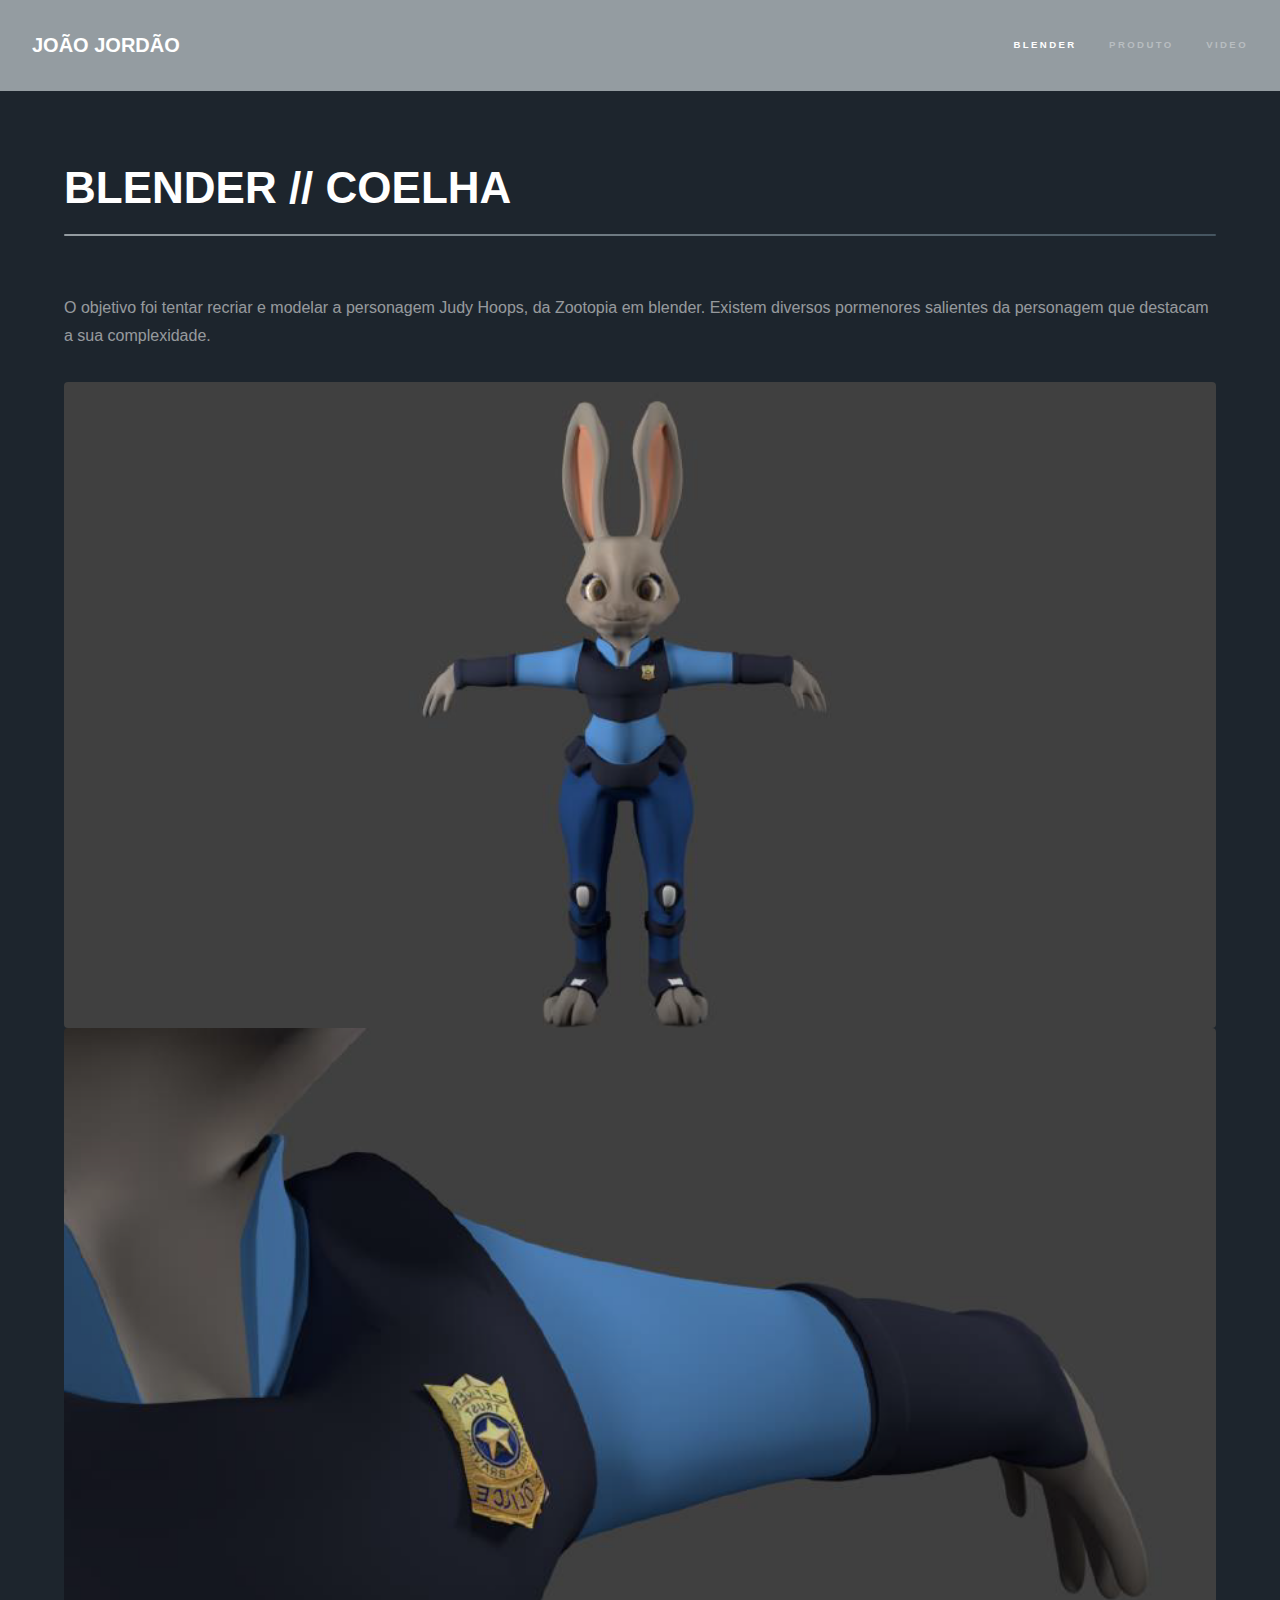
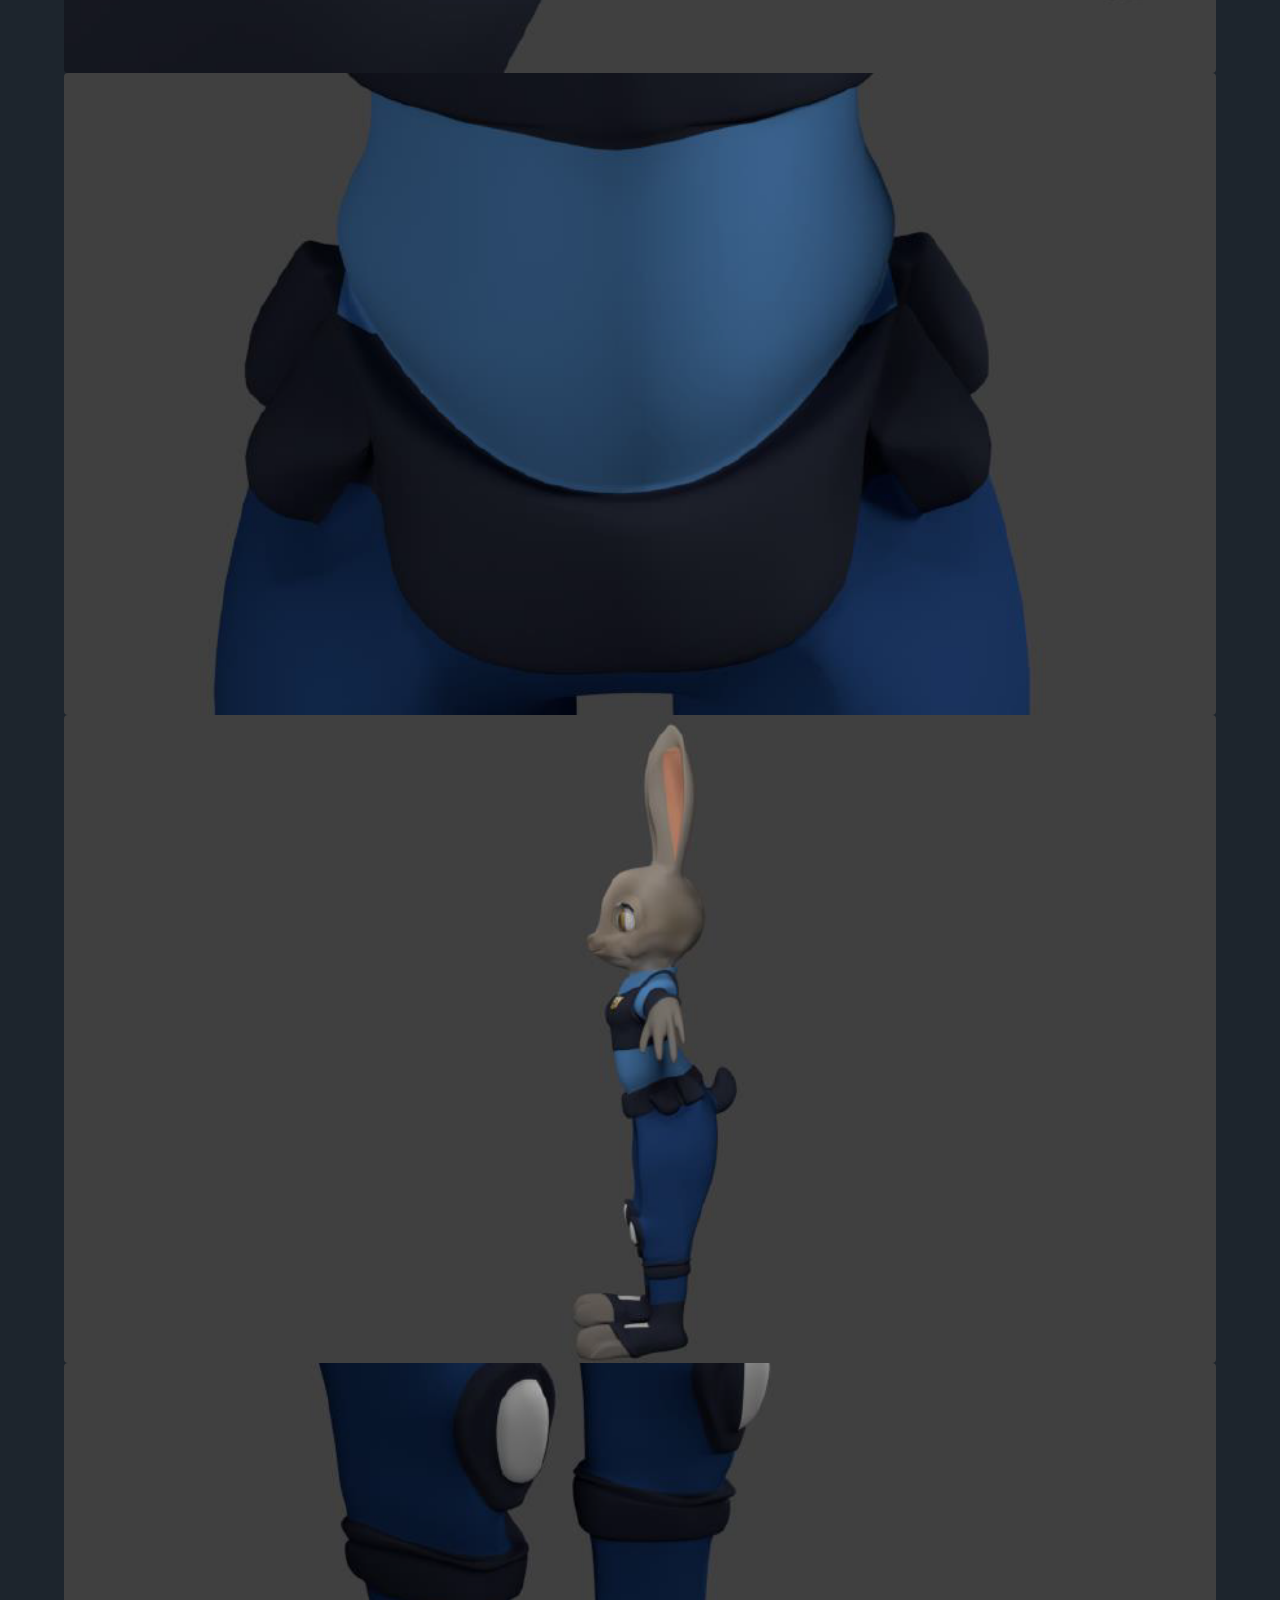
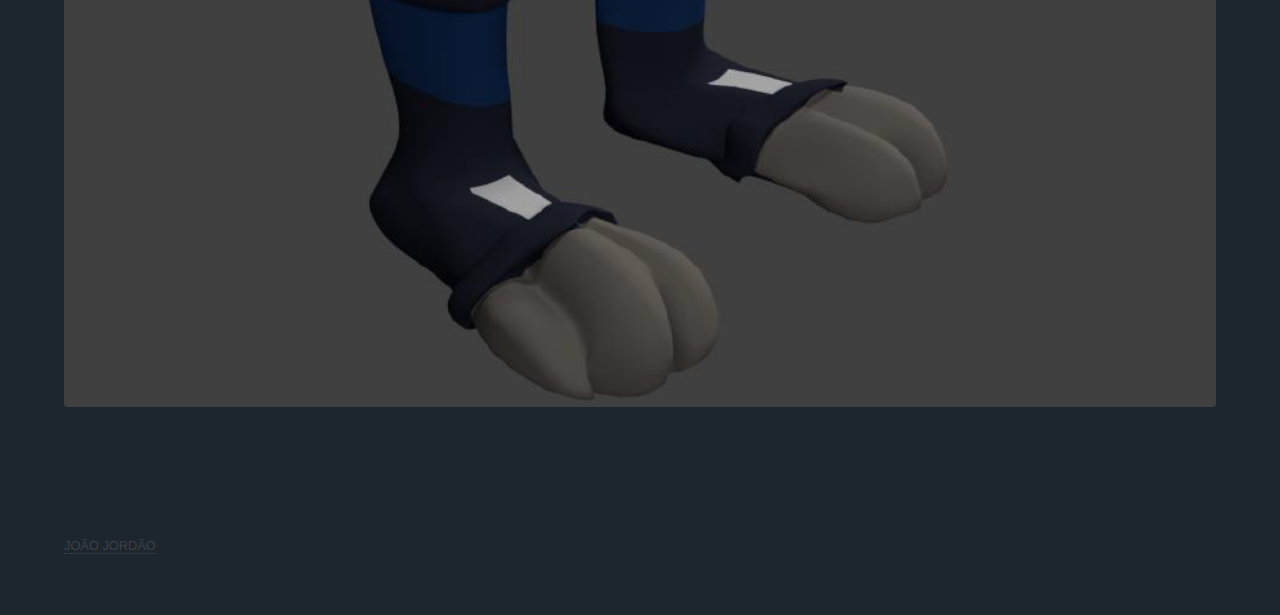
<file: Blender.html>
<!DOCTYPE HTML>
<!--
	Hyperspace by HTML5 UP
	html5up.net | @ajlkn
	Free for personal and commercial use under the CCA 3.0 license (html5up.net/license)
-->
<html>
	<head>
		<title>BLENDER</title>
		<meta charset="utf-8" />
		<meta name="viewport" content="width=device-width, initial-scale=1, user-scalable=no" />
		<link rel="stylesheet" href="assets/css/main.css" />
		<noscript><link rel="stylesheet" href="assets/css/noscript.css" /></noscript>
	</head>
	<body class="is-preload">

		<!-- Header -->
			<header id="header">
				<a href="index.html" class="title">JOÃO JORDÃO</a>
				<nav>
					<ul>
						<li><a class="active">Blender</a></li>
						<li><a href="generic.html">Produto</a></li>
						<li><a href="Video.html">Video</a></li>
					</ul>
				</nav>
			</header>

		<!-- Wrapper -->
			<div id="wrapper">

				<!-- Main -->
					<section id="main" class="wrapper">
						<div class="inner">
							<h1 class="major">BLENDER // COELHA</h1>
							<p>O objetivo foi tentar recriar e modelar a personagem Judy Hoops, da Zootopia em blender. Existem diversos pormenores salientes da personagem que destacam a sua complexidade.</p>
							<span class="image fit"><img src="images/Personagem coelha_ front.jpg" alt="" />
						  <img src="images/Peito.jpg" alt="" />
						  <img src="images/Coxa.jpg" alt="" />
							<img src="images/Personagem coelha_perfil.jpg" alt="" />
							<img src="images/pés.jpg" alt="" />
						</div>
					</section>

			</div>

		<!-- Footer -->
			<footer id="footer" class="wrapper alt">
				<div class="inner">
					<ul class="menu">
						<li><a href="index.html">JOÃO JORDÃO</a></li>
					</ul>
				</div>
			</footer>

		<!-- Scripts -->
			<script src="assets/js/jquery.min.js"></script>
			<script src="assets/js/jquery.scrollex.min.js"></script>
			<script src="assets/js/jquery.scrolly.min.js"></script>
			<script src="assets/js/browser.min.js"></script>
			<script src="assets/js/breakpoints.min.js"></script>
			<script src="assets/js/util.js"></script>
			<script src="assets/js/main.js"></script>

	</body>
</html>
</file>
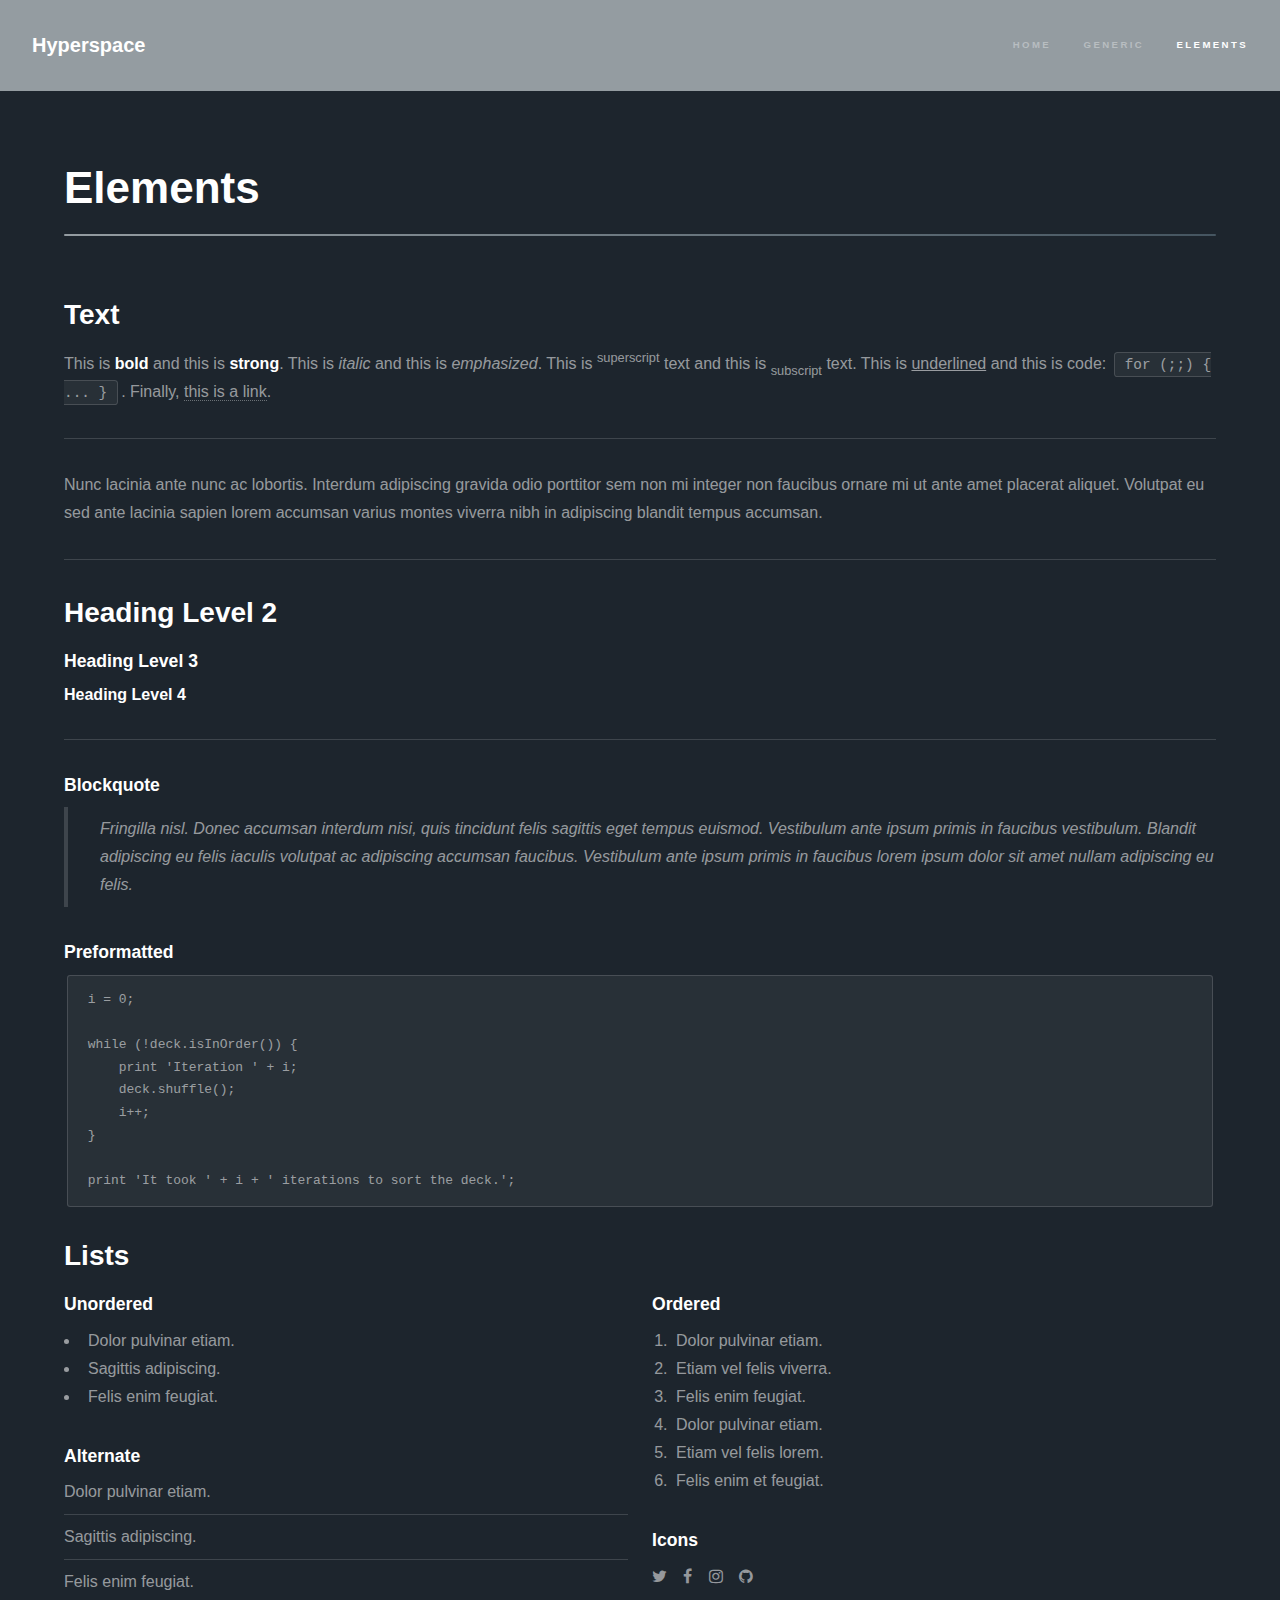
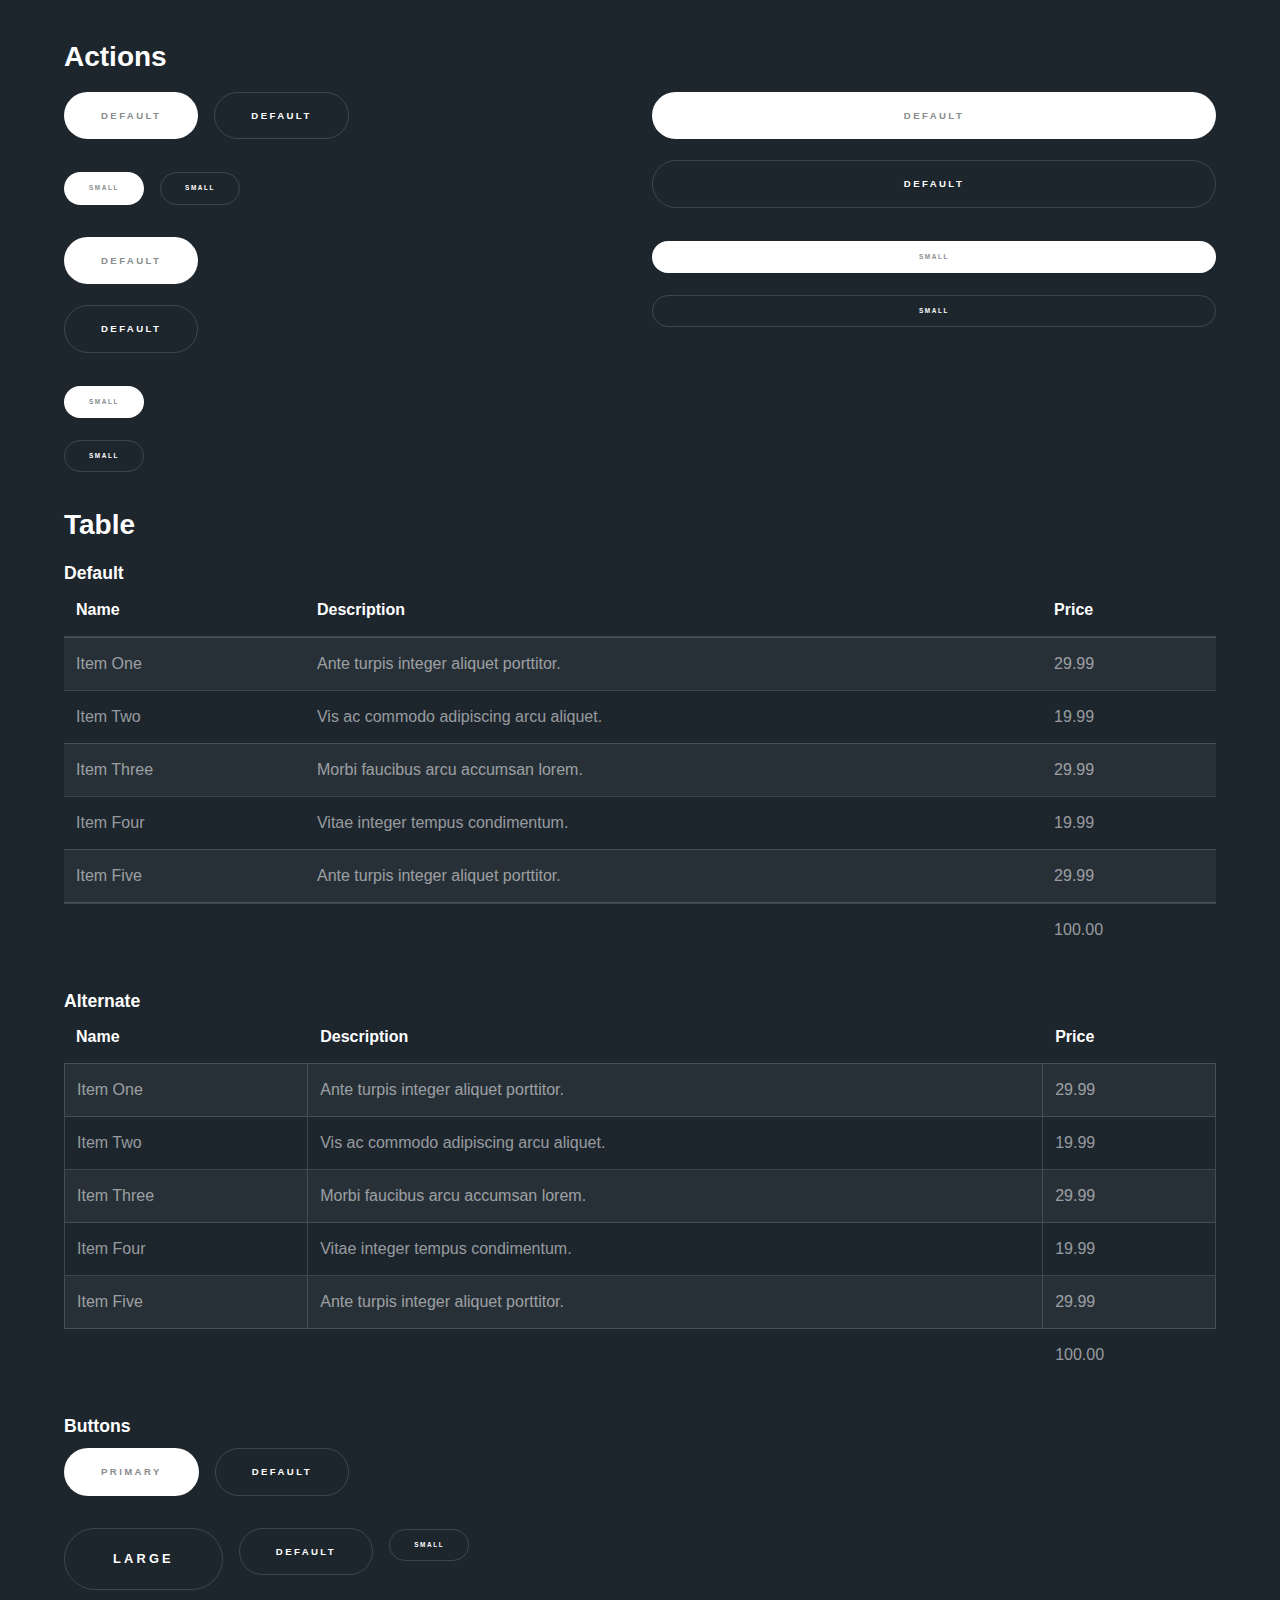
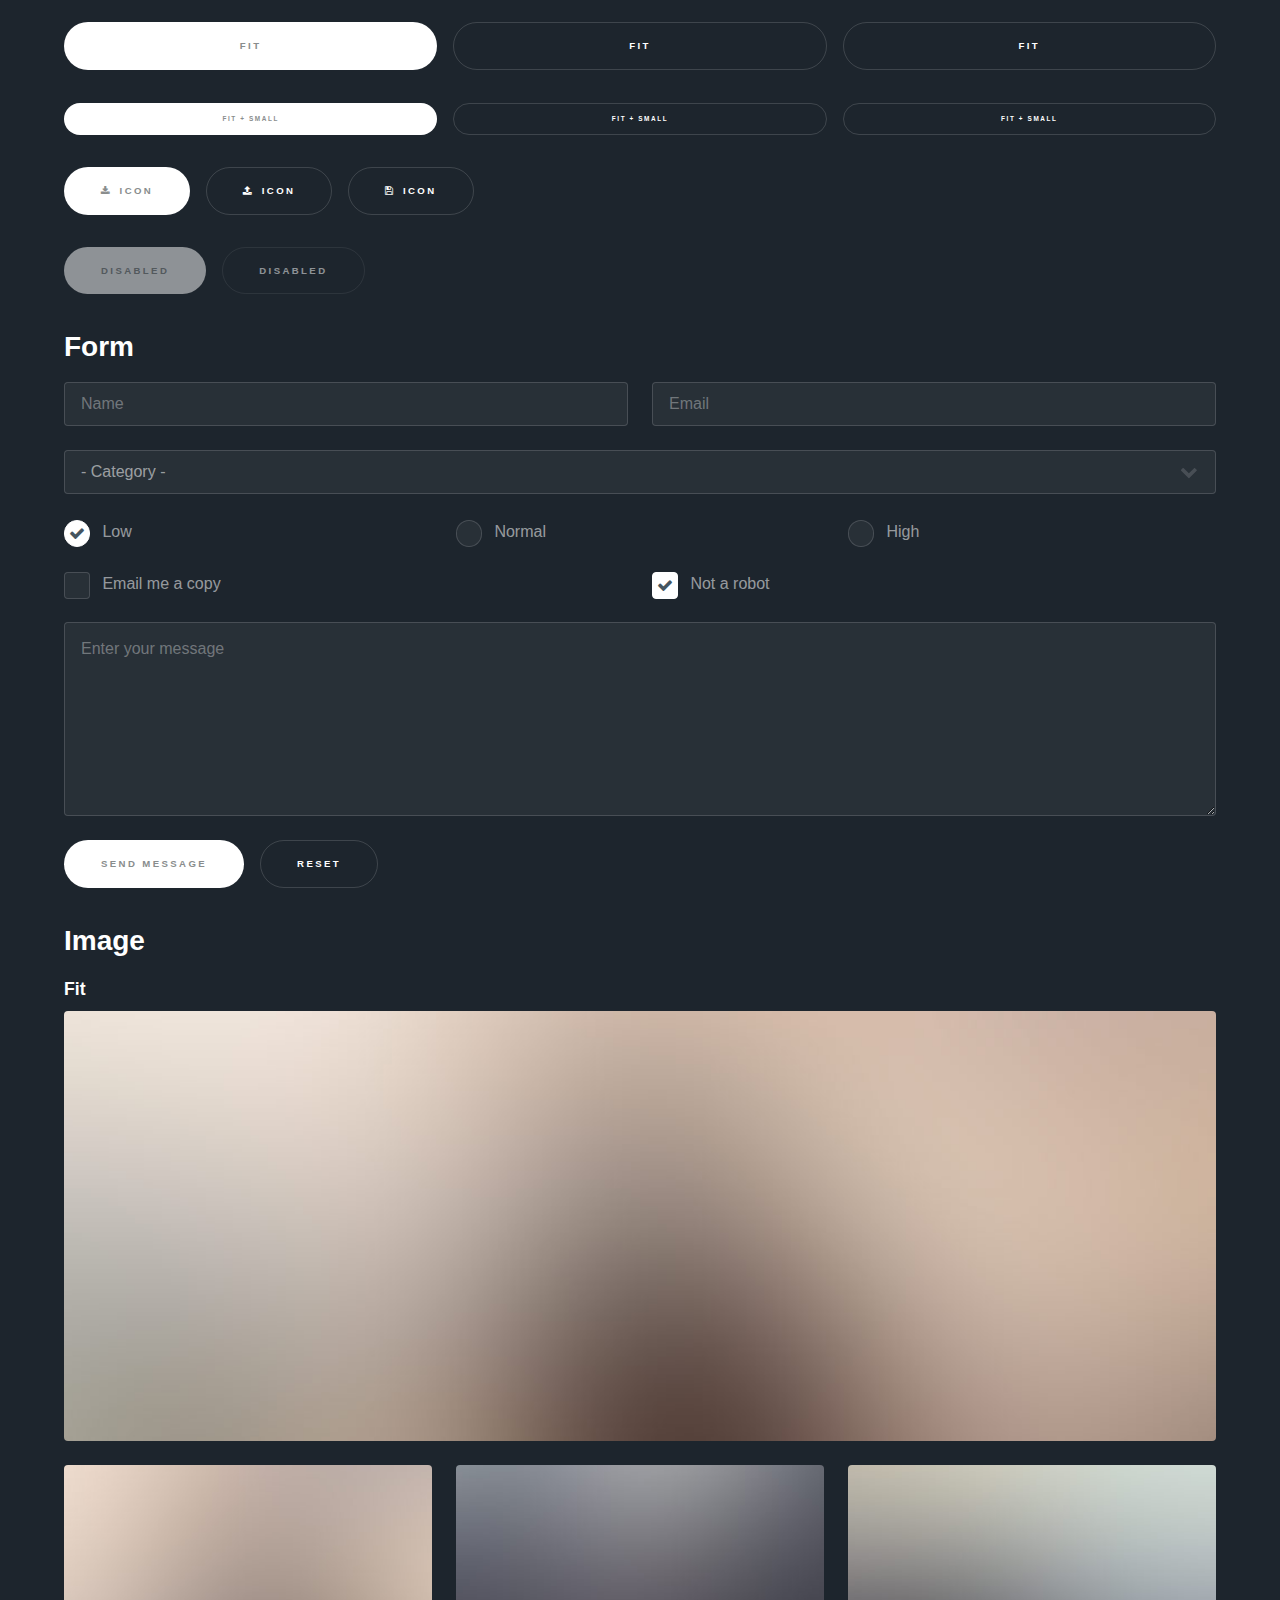
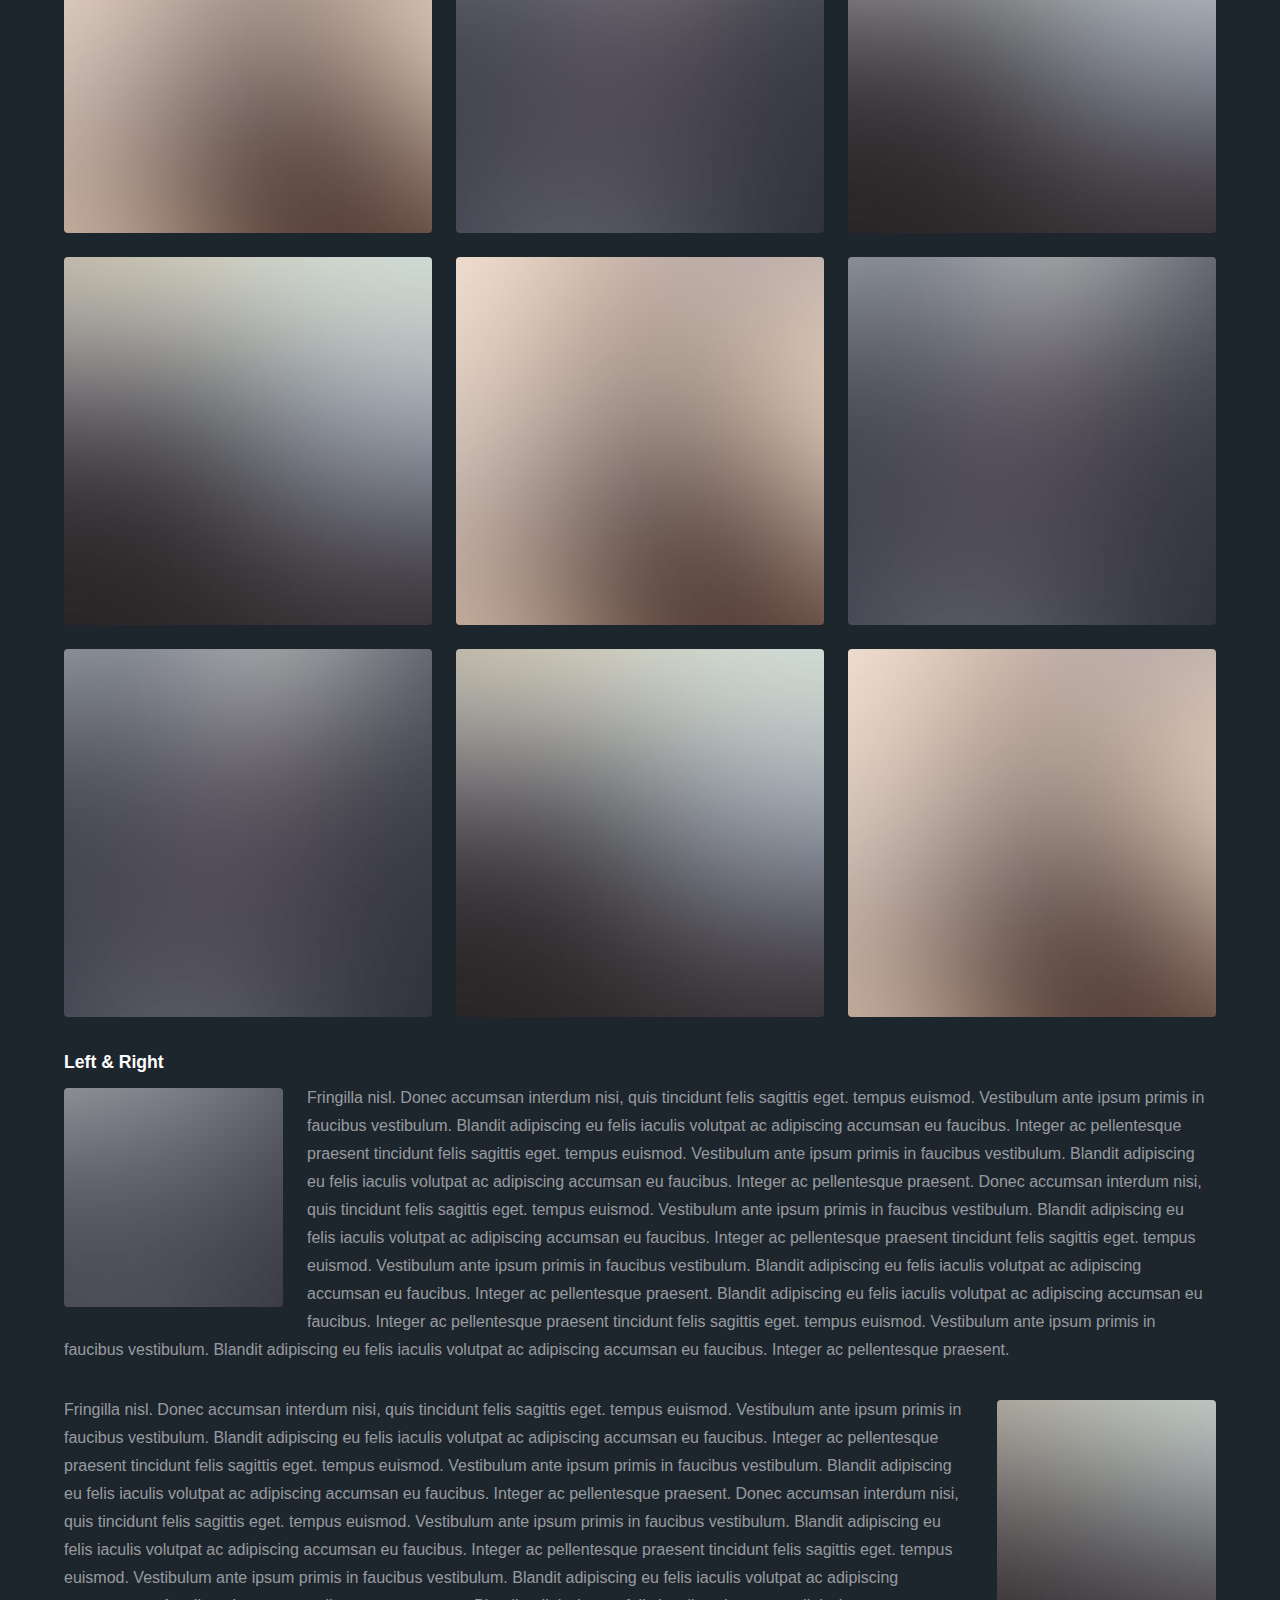
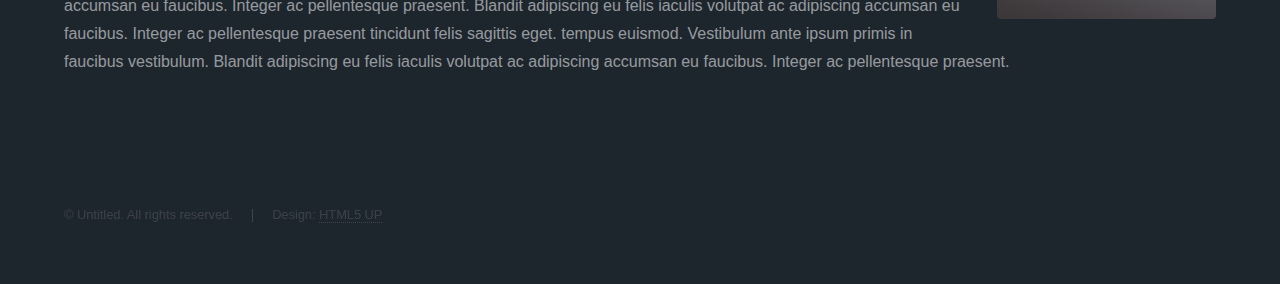
<file: elements.html>
<!DOCTYPE HTML>
<!--
	Hyperspace by HTML5 UP
	html5up.net | @ajlkn
	Free for personal and commercial use under the CCA 3.0 license (html5up.net/license)
-->
<html>
	<head>
		<title>Elements - Hyperspace by HTML5 UP</title>
		<meta charset="utf-8" />
		<meta name="viewport" content="width=device-width, initial-scale=1, user-scalable=no" />
		<link rel="stylesheet" href="assets/css/main.css" />
		<noscript><link rel="stylesheet" href="assets/css/noscript.css" /></noscript>
	</head>
	<body class="is-preload">

		<!-- Header -->
			<header id="header">
				<a href="index.html" class="title">Hyperspace</a>
				<nav>
					<ul>
						<li><a href="index.html">Home</a></li>
						<li><a href="generic.html">Generic</a></li>
						<li><a href="elements.html"  class="active">Elements</a></li>
					</ul>
				</nav>
			</header>

		<!-- Wrapper -->
			<div id="wrapper">

				<!-- Main -->
					<section id="main" class="wrapper">
						<div class="inner">
							<h1 class="major">Elements</h1>

							<!-- Text -->
								<section>
									<h2>Text</h2>
									<p>This is <b>bold</b> and this is <strong>strong</strong>. This is <i>italic</i> and this is <em>emphasized</em>.
									This is <sup>superscript</sup> text and this is <sub>subscript</sub> text.
									This is <u>underlined</u> and this is code: <code>for (;;) { ... }</code>. Finally, <a href="#">this is a link</a>.</p>
									<hr />
									<p>Nunc lacinia ante nunc ac lobortis. Interdum adipiscing gravida odio porttitor sem non mi integer non faucibus ornare mi ut ante amet placerat aliquet. Volutpat eu sed ante lacinia sapien lorem accumsan varius montes viverra nibh in adipiscing blandit tempus accumsan.</p>
									<hr />
									<h2>Heading Level 2</h2>
									<h3>Heading Level 3</h3>
									<h4>Heading Level 4</h4>
									<hr />
									<h3>Blockquote</h3>
									<blockquote>Fringilla nisl. Donec accumsan interdum nisi, quis tincidunt felis sagittis eget tempus euismod. Vestibulum ante ipsum primis in faucibus vestibulum. Blandit adipiscing eu felis iaculis volutpat ac adipiscing accumsan faucibus. Vestibulum ante ipsum primis in faucibus lorem ipsum dolor sit amet nullam adipiscing eu felis.</blockquote>
									<h3>Preformatted</h3>
									<pre><code>i = 0;

while (!deck.isInOrder()) {
    print 'Iteration ' + i;
    deck.shuffle();
    i++;
}

print 'It took ' + i + ' iterations to sort the deck.';</code></pre>
								</section>

							<!-- Lists -->
								<section>
									<h2>Lists</h2>
									<div class="row">
										<div class="col-6 col-12-medium">
											<h3>Unordered</h3>
											<ul>
												<li>Dolor pulvinar etiam.</li>
												<li>Sagittis adipiscing.</li>
												<li>Felis enim feugiat.</li>
											</ul>
											<h3>Alternate</h3>
											<ul class="alt">
												<li>Dolor pulvinar etiam.</li>
												<li>Sagittis adipiscing.</li>
												<li>Felis enim feugiat.</li>
											</ul>
										</div>
										<div class="col-6 col-12-medium">
											<h3>Ordered</h3>
											<ol>
												<li>Dolor pulvinar etiam.</li>
												<li>Etiam vel felis viverra.</li>
												<li>Felis enim feugiat.</li>
												<li>Dolor pulvinar etiam.</li>
												<li>Etiam vel felis lorem.</li>
												<li>Felis enim et feugiat.</li>
											</ol>
											<h3>Icons</h3>
											<ul class="icons">
												<li><a href="#" class="icon fa-twitter"><span class="label">Twitter</span></a></li>
												<li><a href="#" class="icon fa-facebook"><span class="label">Facebook</span></a></li>
												<li><a href="#" class="icon fa-instagram"><span class="label">Instagram</span></a></li>
												<li><a href="#" class="icon fa-github"><span class="label">Github</span></a></li>
											</ul>
										</div>
									</div>
									<h2>Actions</h2>
									<div class="row">
										<div class="col-6 col-12-medium">
											<ul class="actions">
												<li><a href="#" class="button primary">Default</a></li>
												<li><a href="#" class="button">Default</a></li>
											</ul>
											<ul class="actions small">
												<li><a href="#" class="button primary small">Small</a></li>
												<li><a href="#" class="button small">Small</a></li>
											</ul>
											<ul class="actions stacked">
												<li><a href="#" class="button primary">Default</a></li>
												<li><a href="#" class="button">Default</a></li>
											</ul>
											<ul class="actions stacked">
												<li><a href="#" class="button primary small">Small</a></li>
												<li><a href="#" class="button small">Small</a></li>
											</ul>
										</div>
										<div class="col-6 col-12-medium">
											<ul class="actions stacked">
												<li><a href="#" class="button primary fit">Default</a></li>
												<li><a href="#" class="button fit">Default</a></li>
											</ul>
											<ul class="actions stacked">
												<li><a href="#" class="button primary small fit">Small</a></li>
												<li><a href="#" class="button small fit">Small</a></li>
											</ul>
										</div>
									</div>
								</section>

							<!-- Table -->
								<section>
									<h2>Table</h2>
									<h3>Default</h3>
									<div class="table-wrapper">
										<table>
											<thead>
												<tr>
													<th>Name</th>
													<th>Description</th>
													<th>Price</th>
												</tr>
											</thead>
											<tbody>
												<tr>
													<td>Item One</td>
													<td>Ante turpis integer aliquet porttitor.</td>
													<td>29.99</td>
												</tr>
												<tr>
													<td>Item Two</td>
													<td>Vis ac commodo adipiscing arcu aliquet.</td>
													<td>19.99</td>
												</tr>
												<tr>
													<td>Item Three</td>
													<td> Morbi faucibus arcu accumsan lorem.</td>
													<td>29.99</td>
												</tr>
												<tr>
													<td>Item Four</td>
													<td>Vitae integer tempus condimentum.</td>
													<td>19.99</td>
												</tr>
												<tr>
													<td>Item Five</td>
													<td>Ante turpis integer aliquet porttitor.</td>
													<td>29.99</td>
												</tr>
											</tbody>
											<tfoot>
												<tr>
													<td colspan="2"></td>
													<td>100.00</td>
												</tr>
											</tfoot>
										</table>
									</div>

									<h3>Alternate</h3>
									<div class="table-wrapper">
										<table class="alt">
											<thead>
												<tr>
													<th>Name</th>
													<th>Description</th>
													<th>Price</th>
												</tr>
											</thead>
											<tbody>
												<tr>
													<td>Item One</td>
													<td>Ante turpis integer aliquet porttitor.</td>
													<td>29.99</td>
												</tr>
												<tr>
													<td>Item Two</td>
													<td>Vis ac commodo adipiscing arcu aliquet.</td>
													<td>19.99</td>
												</tr>
												<tr>
													<td>Item Three</td>
													<td> Morbi faucibus arcu accumsan lorem.</td>
													<td>29.99</td>
												</tr>
												<tr>
													<td>Item Four</td>
													<td>Vitae integer tempus condimentum.</td>
													<td>19.99</td>
												</tr>
												<tr>
													<td>Item Five</td>
													<td>Ante turpis integer aliquet porttitor.</td>
													<td>29.99</td>
												</tr>
											</tbody>
											<tfoot>
												<tr>
													<td colspan="2"></td>
													<td>100.00</td>
												</tr>
											</tfoot>
										</table>
									</div>
								</section>

							<!-- Buttons -->
								<section>
									<h3>Buttons</h3>
									<ul class="actions">
										<li><a href="#" class="button primary">Primary</a></li>
										<li><a href="#" class="button">Default</a></li>
									</ul>
									<ul class="actions">
										<li><a href="#" class="button large">Large</a></li>
										<li><a href="#" class="button">Default</a></li>
										<li><a href="#" class="button small">Small</a></li>
									</ul>
									<ul class="actions fit">
										<li><a href="#" class="button primary fit">Fit</a></li>
										<li><a href="#" class="button fit">Fit</a></li>
										<li><a href="#" class="button fit">Fit</a></li>
									</ul>
									<ul class="actions fit small">
										<li><a href="#" class="button primary fit small">Fit + Small</a></li>
										<li><a href="#" class="button fit small">Fit + Small</a></li>
										<li><a href="#" class="button fit small">Fit + Small</a></li>
									</ul>
									<ul class="actions">
										<li><a href="#" class="button primary icon fa-download">Icon</a></li>
										<li><a href="#" class="button icon fa-upload">Icon</a></li>
										<li><a href="#" class="button icon fa-save">Icon</a></li>
									</ul>
									<ul class="actions">
										<li><span class="button primary disabled">Disabled</span></li>
										<li><span class="button disabled">Disabled</span></li>
									</ul>
								</section>

							<!-- Form -->
								<section>
									<h2>Form</h2>
									<form method="post" action="#">
										<div class="row gtr-uniform">
											<div class="col-6 col-12-xsmall">
												<input type="text" name="demo-name" id="demo-name" value="" placeholder="Name" />
											</div>
											<div class="col-6 col-12-xsmall">
												<input type="email" name="demo-email" id="demo-email" value="" placeholder="Email" />
											</div>
											<div class="col-12">
												<select name="demo-category" id="demo-category">
													<option value="">- Category -</option>
													<option value="1">Manufacturing</option>
													<option value="1">Shipping</option>
													<option value="1">Administration</option>
													<option value="1">Human Resources</option>
												</select>
											</div>
											<div class="col-4 col-12-small">
												<input type="radio" id="demo-priority-low" name="demo-priority" checked>
												<label for="demo-priority-low">Low</label>
											</div>
											<div class="col-4 col-12-small">
												<input type="radio" id="demo-priority-normal" name="demo-priority">
												<label for="demo-priority-normal">Normal</label>
											</div>
											<div class="col-4 col-12-small">
												<input type="radio" id="demo-priority-high" name="demo-priority">
												<label for="demo-priority-high">High</label>
											</div>
											<div class="col-6 col-12-small">
												<input type="checkbox" id="demo-copy" name="demo-copy">
												<label for="demo-copy">Email me a copy</label>
											</div>
											<div class="col-6 col-12-small">
												<input type="checkbox" id="demo-human" name="demo-human" checked>
												<label for="demo-human">Not a robot</label>
											</div>
											<div class="col-12">
												<textarea name="demo-message" id="demo-message" placeholder="Enter your message" rows="6"></textarea>
											</div>
											<div class="col-12">
												<ul class="actions">
													<li><input type="submit" value="Send Message" class="primary" /></li>
													<li><input type="reset" value="Reset" /></li>
												</ul>
											</div>
										</div>
									</form>
								</section>

							<!-- Image -->
								<section>
									<h2>Image</h2>
									<h3>Fit</h3>
									<div class="box alt">
										<div class="row gtr-uniform">
											<div class="col-12"><span class="image fit"><img src="images/pic04.jpg" alt="" /></span></div>
											<div class="col-4"><span class="image fit"><img src="images/pic01.jpg" alt="" /></span></div>
											<div class="col-4"><span class="image fit"><img src="images/pic02.jpg" alt="" /></span></div>
											<div class="col-4"><span class="image fit"><img src="images/pic03.jpg" alt="" /></span></div>
											<div class="col-4"><span class="image fit"><img src="images/pic03.jpg" alt="" /></span></div>
											<div class="col-4"><span class="image fit"><img src="images/pic01.jpg" alt="" /></span></div>
											<div class="col-4"><span class="image fit"><img src="images/pic02.jpg" alt="" /></span></div>
											<div class="col-4"><span class="image fit"><img src="images/pic02.jpg" alt="" /></span></div>
											<div class="col-4"><span class="image fit"><img src="images/pic03.jpg" alt="" /></span></div>
											<div class="col-4"><span class="image fit"><img src="images/pic01.jpg" alt="" /></span></div>
										</div>
									</div>
									<h3>Left &amp; Right</h3>
									<p><span class="image left"><img src="images/pic05.jpg" alt="" /></span>Fringilla nisl. Donec accumsan interdum nisi, quis tincidunt felis sagittis eget. tempus euismod. Vestibulum ante ipsum primis in faucibus vestibulum. Blandit adipiscing eu felis iaculis volutpat ac adipiscing accumsan eu faucibus. Integer ac pellentesque praesent tincidunt felis sagittis eget. tempus euismod. Vestibulum ante ipsum primis in faucibus vestibulum. Blandit adipiscing eu felis iaculis volutpat ac adipiscing accumsan eu faucibus. Integer ac pellentesque praesent. Donec accumsan interdum nisi, quis tincidunt felis sagittis eget. tempus euismod. Vestibulum ante ipsum primis in faucibus vestibulum. Blandit adipiscing eu felis iaculis volutpat ac adipiscing accumsan eu faucibus. Integer ac pellentesque praesent tincidunt felis sagittis eget. tempus euismod. Vestibulum ante ipsum primis in faucibus vestibulum. Blandit adipiscing eu felis iaculis volutpat ac adipiscing accumsan eu faucibus. Integer ac pellentesque praesent. Blandit adipiscing eu felis iaculis volutpat ac adipiscing accumsan eu faucibus. Integer ac pellentesque praesent tincidunt felis sagittis eget. tempus euismod. Vestibulum ante ipsum primis in faucibus vestibulum. Blandit adipiscing eu felis iaculis volutpat ac adipiscing accumsan eu faucibus. Integer ac pellentesque praesent.</p>
									<p><span class="image right"><img src="images/pic06.jpg" alt="" /></span>Fringilla nisl. Donec accumsan interdum nisi, quis tincidunt felis sagittis eget. tempus euismod. Vestibulum ante ipsum primis in faucibus vestibulum. Blandit adipiscing eu felis iaculis volutpat ac adipiscing accumsan eu faucibus. Integer ac pellentesque praesent tincidunt felis sagittis eget. tempus euismod. Vestibulum ante ipsum primis in faucibus vestibulum. Blandit adipiscing eu felis iaculis volutpat ac adipiscing accumsan eu faucibus. Integer ac pellentesque praesent. Donec accumsan interdum nisi, quis tincidunt felis sagittis eget. tempus euismod. Vestibulum ante ipsum primis in faucibus vestibulum. Blandit adipiscing eu felis iaculis volutpat ac adipiscing accumsan eu faucibus. Integer ac pellentesque praesent tincidunt felis sagittis eget. tempus euismod. Vestibulum ante ipsum primis in faucibus vestibulum. Blandit adipiscing eu felis iaculis volutpat ac adipiscing accumsan eu faucibus. Integer ac pellentesque praesent. Blandit adipiscing eu felis iaculis volutpat ac adipiscing accumsan eu faucibus. Integer ac pellentesque praesent tincidunt felis sagittis eget. tempus euismod. Vestibulum ante ipsum primis in faucibus vestibulum. Blandit adipiscing eu felis iaculis volutpat ac adipiscing accumsan eu faucibus. Integer ac pellentesque praesent.</p>
								</section>

						</div>
					</section>

			</div>

		<!-- Footer -->
			<footer id="footer" class="wrapper alt">
				<div class="inner">
					<ul class="menu">
						<li>&copy; Untitled. All rights reserved.</li><li>Design: <a href="http://html5up.net">HTML5 UP</a></li>
					</ul>
				</div>
			</footer>

		<!-- Scripts -->
			<script src="assets/js/jquery.min.js"></script>
			<script src="assets/js/jquery.scrollex.min.js"></script>
			<script src="assets/js/jquery.scrolly.min.js"></script>
			<script src="assets/js/browser.min.js"></script>
			<script src="assets/js/breakpoints.min.js"></script>
			<script src="assets/js/util.js"></script>
			<script src="assets/js/main.js"></script>

	</body>
</html>
</file>
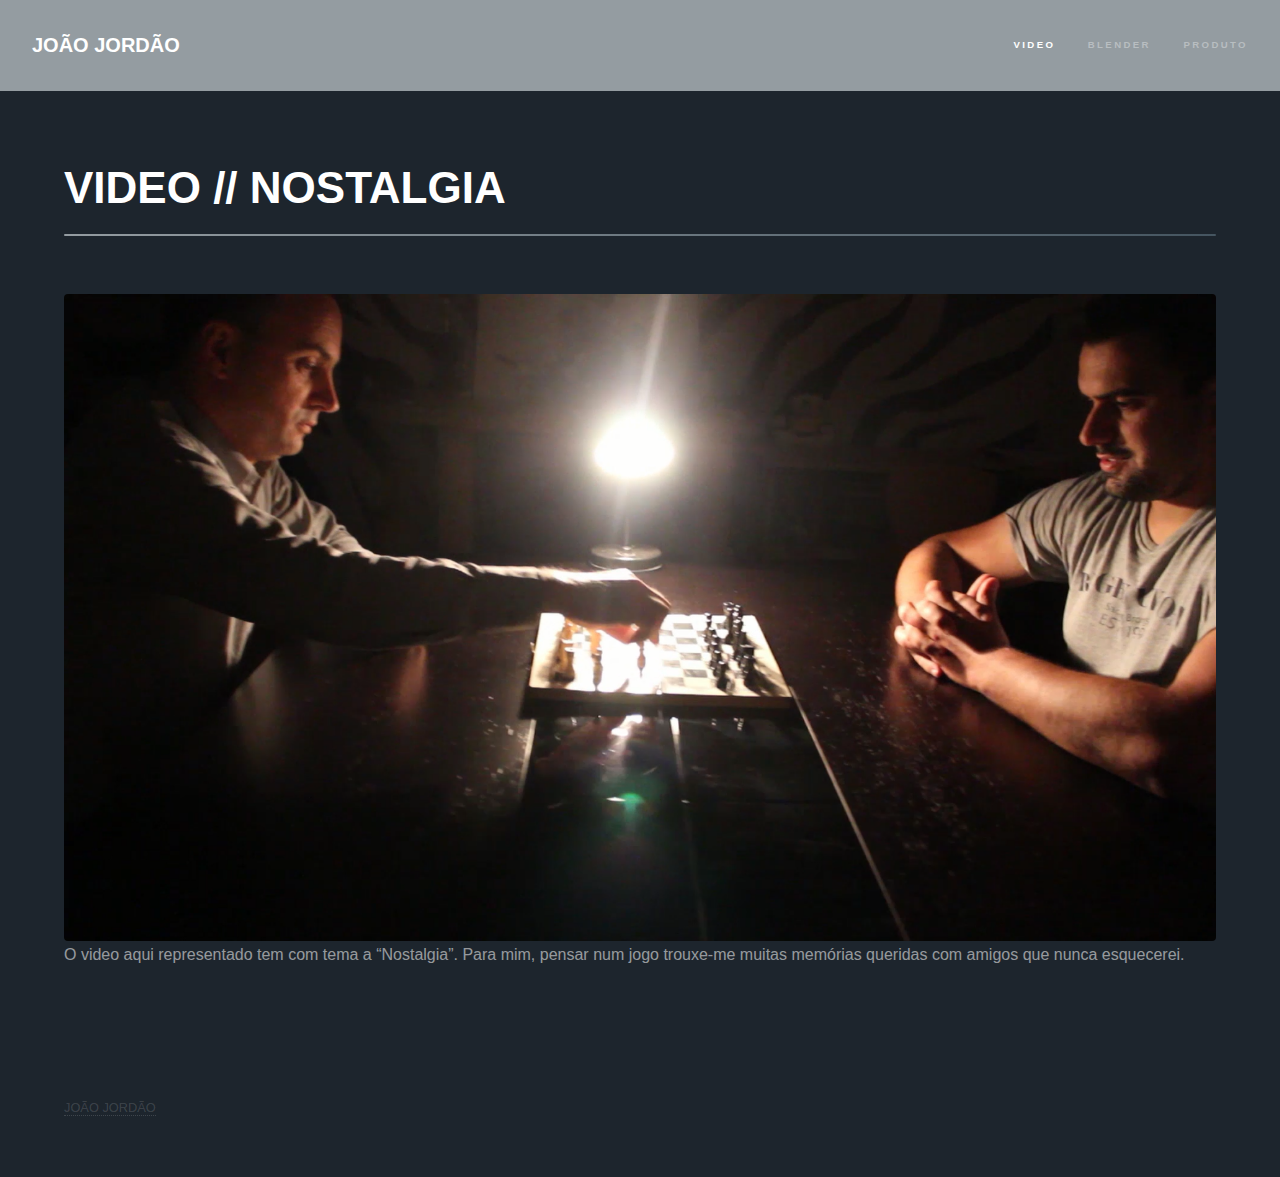
<file: Video.html>
<!DOCTYPE HTML>
<!--
	Hyperspace by HTML5 UP
	html5up.net | @ajlkn
	Free for personal and commercial use under the CCA 3.0 license (html5up.net/license)
-->
<html>
	<head>
		<title>Video</title>
		<meta charset="utf-8" />
		<meta name="viewport" content="width=device-width, initial-scale=1, user-scalable=no" />
		<link rel="stylesheet" href="assets/css/main.css" />
		<noscript><link rel="stylesheet" href="assets/css/noscript.css" /></noscript>
	</head>
	<body class="is-preload">

		<!-- Header -->
			<header id="header">
				<a href="index.html" class="title">JOÃO JORDÃO</a>
				<nav>
					<ul>
						<li><a class="active">Video</a></li>
						<li><a href="Blender.html">Blender</a></li>
						<li><a href="generic.html">Produto</a></li>
					</ul>
				</nav>
			</header>

		<!-- Wrapper -->
			<div id="wrapper">

				<!-- Main -->
					<section id="main" class="wrapper">
						<div class="inner">
							<h1 class="major">VIDEO // NOSTALGIA</h1>
							<span class="image fit"><img src="images/Nostalgia_01.jpg" alt="" />
							<p>O video aqui representado tem com tema a “Nostalgia”. Para mim, pensar num jogo trouxe-me muitas memórias queridas com amigos que nunca esquecerei.</p>
						</div>
					</section>

			</div>

		<!-- Footer -->
			<footer id="footer" class="wrapper alt">
				<div class="inner">
					<ul class="menu">
						<li><a href="index.html">JOÃO JORDÃO</a></li>
					</ul>
				</div>
			</footer>

		<!-- Scripts -->
			<script src="assets/js/jquery.min.js"></script>
			<script src="assets/js/jquery.scrollex.min.js"></script>
			<script src="assets/js/jquery.scrolly.min.js"></script>
			<script src="assets/js/browser.min.js"></script>
			<script src="assets/js/breakpoints.min.js"></script>
			<script src="assets/js/util.js"></script>
			<script src="assets/js/main.js"></script>

	</body>
</html>
</file>
<file: assets/css/noscript.css>
/*
	Hyperspace by HTML5 UP
	html5up.net | @ajlkn
	Free for personal and commercial use under the CCA 3.0 license (html5up.net/license)
*/

/* Spotlights */

	.spotlights > section > .image:before {
		opacity: 0 !important;
	}

	.spotlights > section > .content > .inner {
		-moz-transform: none !important;
		-webkit-transform: none !important;
		-ms-transform: none !important;
		transform: none !important;
		opacity: 1 !important;
	}

/* Wrapper */

	.wrapper > .inner {
		opacity: 1 !important;
		-moz-transform: none !important;
		-webkit-transform: none !important;
		-ms-transform: none !important;
		transform: none !important;
	}

/* Sidebar */

	#sidebar > .inner {
		opacity: 1 !important;
	}

	#sidebar nav > ul > li {
		-moz-transform: none !important;
		-webkit-transform: none !important;
		-ms-transform: none !important;
		transform: none !important;
		opacity: 1 !important;
	}
</file>
<file: assets/css/main.css>
@import url(font-awesome.min.css);

/*
	Hyperspace by HTML5 UP
	html5up.net | @ajlkn
	Free for personal and commercial use under the CCA 3.0 license (html5up.net/license)
*/

html, body, div, span, applet, object,
iframe, h1, h2, h3, h4, h5, h6, p, blockquote,
pre, a, abbr, acronym, address, big, cite,
code, del, dfn, em, img, ins, kbd, q, s, samp,
small, strike, strong, sub, sup, tt, var, b,
u, i, center, dl, dt, dd, ol, ul, li, fieldset,
form, label, legend, table, caption, tbody,
tfoot, thead, tr, th, td, article, aside,
canvas, details, embed, figure, figcaption,
footer, header, hgroup, menu, nav, output, ruby,
section, summary, time, mark, audio, video {
	margin: 0;
	padding: 0;
	border: 0;
	font-size: 100%;
	font: inherit;
	vertical-align: baseline;}

article, aside, details, figcaption, figure,
footer, header, hgroup, menu, nav, section {
	display: block;}

body {
	line-height: 1;
}

ol, ul {
	list-style: none;
}

blockquote, q {
	quotes: none;
}

	blockquote:before, blockquote:after, q:before, q:after {
		content: '';
		content: none;
	}

table {
	border-collapse: collapse;
	border-spacing: 0;
}

body {
	-webkit-text-size-adjust: none;
}

mark {
	background-color: transparent;
	color: inherit;
}

input::-moz-focus-inner {
	border: 0;
	padding: 0;
}

input, select, textarea {
	-moz-appearance: none;
	-webkit-appearance: none;
	-ms-appearance: none;
	appearance: none;
}

/* Basic */

	@-ms-viewport {
		width: device-width;
	}

	body {
		-ms-overflow-style: scrollbar;
	}

	@media screen and (max-width: 480px) {

		html, body {
			min-width: 320px;
		}

	}

	html {
		box-sizing: border-box;
	}

	*, *:before, *:after {
		box-sizing: inherit;
	}

	body {
		background: #1D252D;
	}

		body.is-preload *, body.is-preload *:before, body.is-preload *:after {
			-moz-animation: none !important;
			-webkit-animation: none !important;
			-ms-animation: none !important;
			animation: none !important;
			-moz-transition: none !important;
			-webkit-transition: none !important;
			-ms-transition: none !important;
			transition: none !important;
		}

/* Type */

	body, input, select, textarea {
		color: rgba(255, 255, 255, 0.55);
		font-family: Arial, Helvetica, sans-serif;
		font-size: 16.5pt;
		font-weight: normal;
		line-height: 1.75;
	}

		@media screen and (max-width: 1680px) {

			body, input, select, textarea {
				font-size: 13pt;
			}

		}

		@media screen and (max-width: 1280px) {

			body, input, select, textarea {
				font-size: 12pt;
			}

		}

		@media screen and (max-width: 360px) {

			body, input, select, textarea {
				font-size: 11pt;
			}

		}

	a {
		-moz-transition: color 0.2s ease, border-bottom-color 0.2s ease;
		-webkit-transition: color 0.2s ease, border-bottom-color 0.2s ease;
		-ms-transition: color 0.2s ease, border-bottom-color 0.2s ease;
		transition: color 0.2s ease, border-bottom-color 0.2s ease;
		border-bottom: dotted 1px rgba(255, 255, 255, 0.35);
		color: inherit;
		text-decoration: none;
	}

		a:hover {
			border-bottom-color: transparent;
			color: #ffffff;
		}

	strong, b {
		color: #ffffff;
		font-weight: bold;
	}

	em, i {
		font-style: italic;
	}

	p {
		margin: 0 0 2em 0;
	}

	h1, h2, h3, h4, h5, h6 {
		color: #ffffff;
		font-weight: bold;
		line-height: 1.5;
		margin: 0 0 0.5em 0;
	}

		h1 a, h2 a, h3 a, h4 a, h5 a, h6 a {
			color: inherit;
			text-decoration: none;
		}

	h1 {
		font-size: 2.75em;
	}

		h1.major {
			margin: 0 0 1.3em 0;
			position: relative;
			padding-bottom: 0.35em;
		}

			h1.major:after {
				background-image: -moz-linear-gradient(to right, #949CA1, #455560);
				background-image: -webkit-linear-gradient(to right, #949CA1, #455560);
				background-image: -ms-linear-gradient(to right, #949CA1, #455560);
				background-image: linear-gradient(to right, #949CA1, #455560);
				-moz-transition: max-width 0.2s ease;
				-webkit-transition: max-width 0.2s ease;
				-ms-transition: max-width 0.2s ease;
				transition: max-width 0.2s ease;
				border-radius: 0.2em;
				bottom: 0;
				content: '';
				height: 0.05em;
				position: absolute;
				right: 0;
				width: 100%;
			}

	h2 {
		font-size: 1.75em;
	}

	h3 {
		font-size: 1.1em;
	}

	h4 {
		font-size: 1em;
	}

	h5 {
		font-size: 0.8em;
	}

	h6 {
		font-size: 0.6em;
	}

	@media screen and (max-width: 736px) {

		h1 {
			font-size: 2em;
		}

		h2 {
			font-size: 1.25em;
		}

		h3 {
			font-size: 1em;
		}

		h4 {
			font-size: 0.8em;
		}

		h5 {
			font-size: 0.6em;
		}

		h6 {
			font-size: 0.6em;
		}

	}

	sub {
		font-size: 0.8em;
		position: relative;
		top: 0.5em;
	}

	sup {
		font-size: 0.8em;
		position: relative;
		top: -0.5em;
	}

	blockquote {
		border-left: solid 4px rgba(255, 255, 255, 0.15);
		font-style: italic;
		margin: 0 0 2em 0;
		padding: 0.5em 0 0.5em 2em;
	}

	code {
		background: rgba(255, 255, 255, 0.05);
		border-radius: 0.25em;
		border: solid 1px rgba(255, 255, 255, 0.15);
		font-family: "Courier New", monospace;
		font-size: 0.9em;
		margin: 0 0.25em;
		padding: 0.25em 0.65em;
	}

	pre {
		-webkit-overflow-scrolling: touch;
		font-family: "Courier New", monospace;
		font-size: 0.9em;
		margin: 0 0 2em 0;
	}

		pre code {
			display: block;
			line-height: 1.75em;
			padding: 1em 1.5em;
			overflow-x: auto;
		}

	hr {
		border: 0;
		border-bottom: solid 1px rgba(255, 255, 255, 0.15);
		margin: 2em 0;
	}

		hr.major {
			margin: 3em 0;
		}

	.align-left {
		text-align: left;
	}

	.align-center {
		text-align: center;
	}

	.align-right {
		text-align: right;
	}

/* Row */

	.row {
		display: flex;
		flex-wrap: wrap;
		box-sizing: border-box;
		align-items: stretch;
	}

		.row > * {
			box-sizing: border-box;
		}

		.row.gtr-uniform > * > :last-child {
			margin-bottom: 0;
		}

		.row.aln-left {
			justify-content: flex-start;
		}

		.row.aln-center {
			justify-content: center;
		}

		.row.aln-right {
			justify-content: flex-end;
		}

		.row.aln-top {
			align-items: flex-start;
		}

		.row.aln-middle {
			align-items: center;
		}

		.row.aln-bottom {
			align-items: flex-end;
		}

		.row > .imp {
			order: -1;
		}

		.row > .col-1 {
			width: 8.3333333333%;
		}

		.row > .off-1 {
			margin-left: 8.3333333333%;
		}

		.row > .col-2 {
			width: 16.6666666667%;
		}

		.row > .off-2 {
			margin-left: 16.6666666667%;
		}

		.row > .col-3 {
			width: 25%;
		}

		.row > .off-3 {
			margin-left: 25%;
		}

		.row > .col-4 {
			width: 33.3333333333%;
		}

		.row > .off-4 {
			margin-left: 33.3333333333%;
		}

		.row > .col-5 {
			width: 41.6666666667%;
		}

		.row > .off-5 {
			margin-left: 41.6666666667%;
		}

		.row > .col-6 {
			width: 50%;
		}

		.row > .off-6 {
			margin-left: 50%;
		}

		.row > .col-7 {
			width: 58.3333333333%;
		}

		.row > .off-7 {
			margin-left: 58.3333333333%;
		}

		.row > .col-8 {
			width: 66.6666666667%;
		}

		.row > .off-8 {
			margin-left: 66.6666666667%;
		}

		.row > .col-9 {
			width: 75%;
		}

		.row > .off-9 {
			margin-left: 75%;
		}

		.row > .col-10 {
			width: 83.3333333333%;
		}

		.row > .off-10 {
			margin-left: 83.3333333333%;
		}

		.row > .col-11 {
			width: 91.6666666667%;
		}

		.row > .off-11 {
			margin-left: 91.6666666667%;
		}

		.row > .col-12 {
			width: 100%;
		}

		.row > .off-12 {
			margin-left: 100%;
		}

		.row.gtr-0 {
			margin-top: 0;
			margin-left: 0em;
		}

			.row.gtr-0 > * {
				padding: 0 0 0 0em;
			}

			.row.gtr-0.gtr-uniform {
				margin-top: 0em;
			}

				.row.gtr-0.gtr-uniform > * {
					padding-top: 0em;
				}

		.row.gtr-25 {
			margin-top: 0;
			margin-left: -0.375em;
		}

			.row.gtr-25 > * {
				padding: 0 0 0 0.375em;
			}

			.row.gtr-25.gtr-uniform {
				margin-top: -0.375em;
			}

				.row.gtr-25.gtr-uniform > * {
					padding-top: 0.375em;
				}

		.row.gtr-50 {
			margin-top: 0;
			margin-left: -0.75em;
		}

			.row.gtr-50 > * {
				padding: 0 0 0 0.75em;
			}

			.row.gtr-50.gtr-uniform {
				margin-top: -0.75em;
			}

				.row.gtr-50.gtr-uniform > * {
					padding-top: 0.75em;
				}

		.row {
			margin-top: 0;
			margin-left: -1.5em;
		}

			.row > * {
				padding: 0 0 0 1.5em;
			}

			.row.gtr-uniform {
				margin-top: -1.5em;
			}

				.row.gtr-uniform > * {
					padding-top: 1.5em;
				}

		.row.gtr-150 {
			margin-top: 0;
			margin-left: -2.25em;
		}

			.row.gtr-150 > * {
				padding: 0 0 0 2.25em;
			}

			.row.gtr-150.gtr-uniform {
				margin-top: -2.25em;
			}

				.row.gtr-150.gtr-uniform > * {
					padding-top: 2.25em;
				}

		.row.gtr-200 {
			margin-top: 0;
			margin-left: -3em;
		}

			.row.gtr-200 > * {
				padding: 0 0 0 3em;
			}

			.row.gtr-200.gtr-uniform {
				margin-top: -3em;
			}

				.row.gtr-200.gtr-uniform > * {
					padding-top: 3em;
				}

		@media screen and (max-width: 1680px) {

			.row {
				display: flex;
				flex-wrap: wrap;
				box-sizing: border-box;
				align-items: stretch;
			}

				.row > * {
					box-sizing: border-box;
				}

				.row.gtr-uniform > * > :last-child {
					margin-bottom: 0;
				}

				.row.aln-left {
					justify-content: flex-start;
				}

				.row.aln-center {
					justify-content: center;
				}

				.row.aln-right {
					justify-content: flex-end;
				}

				.row.aln-top {
					align-items: flex-start;
				}

				.row.aln-middle {
					align-items: center;
				}

				.row.aln-bottom {
					align-items: flex-end;
				}

				.row > .imp-xlarge {
					order: -1;
				}

				.row > .col-1-xlarge {
					width: 8.3333333333%;
				}

				.row > .off-1-xlarge {
					margin-left: 8.3333333333%;
				}

				.row > .col-2-xlarge {
					width: 16.6666666667%;
				}

				.row > .off-2-xlarge {
					margin-left: 16.6666666667%;
				}

				.row > .col-3-xlarge {
					width: 25%;
				}

				.row > .off-3-xlarge {
					margin-left: 25%;
				}

				.row > .col-4-xlarge {
					width: 33.3333333333%;
				}

				.row > .off-4-xlarge {
					margin-left: 33.3333333333%;
				}

				.row > .col-5-xlarge {
					width: 41.6666666667%;
				}

				.row > .off-5-xlarge {
					margin-left: 41.6666666667%;
				}

				.row > .col-6-xlarge {
					width: 50%;
				}

				.row > .off-6-xlarge {
					margin-left: 50%;
				}

				.row > .col-7-xlarge {
					width: 58.3333333333%;
				}

				.row > .off-7-xlarge {
					margin-left: 58.3333333333%;
				}

				.row > .col-8-xlarge {
					width: 66.6666666667%;
				}

				.row > .off-8-xlarge {
					margin-left: 66.6666666667%;
				}

				.row > .col-9-xlarge {
					width: 75%;
				}

				.row > .off-9-xlarge {
					margin-left: 75%;
				}

				.row > .col-10-xlarge {
					width: 83.3333333333%;
				}

				.row > .off-10-xlarge {
					margin-left: 83.3333333333%;
				}

				.row > .col-11-xlarge {
					width: 91.6666666667%;
				}

				.row > .off-11-xlarge {
					margin-left: 91.6666666667%;
				}

				.row > .col-12-xlarge {
					width: 100%;
				}

				.row > .off-12-xlarge {
					margin-left: 100%;
				}

				.row.gtr-0 {
					margin-top: 0;
					margin-left: 0em;
				}

					.row.gtr-0 > * {
						padding: 0 0 0 0em;
					}

					.row.gtr-0.gtr-uniform {
						margin-top: 0em;
					}

						.row.gtr-0.gtr-uniform > * {
							padding-top: 0em;
						}

				.row.gtr-25 {
					margin-top: 0;
					margin-left: -0.375em;
				}

					.row.gtr-25 > * {
						padding: 0 0 0 0.375em;
					}

					.row.gtr-25.gtr-uniform {
						margin-top: -0.375em;
					}

						.row.gtr-25.gtr-uniform > * {
							padding-top: 0.375em;
						}

				.row.gtr-50 {
					margin-top: 0;
					margin-left: -0.75em;
				}

					.row.gtr-50 > * {
						padding: 0 0 0 0.75em;
					}

					.row.gtr-50.gtr-uniform {
						margin-top: -0.75em;
					}

						.row.gtr-50.gtr-uniform > * {
							padding-top: 0.75em;
						}

				.row {
					margin-top: 0;
					margin-left: -1.5em;
				}

					.row > * {
						padding: 0 0 0 1.5em;
					}

					.row.gtr-uniform {
						margin-top: -1.5em;
					}

						.row.gtr-uniform > * {
							padding-top: 1.5em;
						}

				.row.gtr-150 {
					margin-top: 0;
					margin-left: -2.25em;
				}

					.row.gtr-150 > * {
						padding: 0 0 0 2.25em;
					}

					.row.gtr-150.gtr-uniform {
						margin-top: -2.25em;
					}

						.row.gtr-150.gtr-uniform > * {
							padding-top: 2.25em;
						}

				.row.gtr-200 {
					margin-top: 0;
					margin-left: -3em;
				}

					.row.gtr-200 > * {
						padding: 0 0 0 3em;
					}

					.row.gtr-200.gtr-uniform {
						margin-top: -3em;
					}

						.row.gtr-200.gtr-uniform > * {
							padding-top: 3em;
						}

		}

		@media screen and (max-width: 1280px) {

			.row {
				display: flex;
				flex-wrap: wrap;
				box-sizing: border-box;
				align-items: stretch;
			}

				.row > * {
					box-sizing: border-box;
				}

				.row.gtr-uniform > * > :last-child {
					margin-bottom: 0;
				}

				.row.aln-left {
					justify-content: flex-start;
				}

				.row.aln-center {
					justify-content: center;
				}

				.row.aln-right {
					justify-content: flex-end;
				}

				.row.aln-top {
					align-items: flex-start;
				}

				.row.aln-middle {
					align-items: center;
				}

				.row.aln-bottom {
					align-items: flex-end;
				}

				.row > .imp-large {
					order: -1;
				}

				.row > .col-1-large {
					width: 8.3333333333%;
				}

				.row > .off-1-large {
					margin-left: 8.3333333333%;
				}

				.row > .col-2-large {
					width: 16.6666666667%;
				}

				.row > .off-2-large {
					margin-left: 16.6666666667%;
				}

				.row > .col-3-large {
					width: 25%;
				}

				.row > .off-3-large {
					margin-left: 25%;
				}

				.row > .col-4-large {
					width: 33.3333333333%;
				}

				.row > .off-4-large {
					margin-left: 33.3333333333%;
				}

				.row > .col-5-large {
					width: 41.6666666667%;
				}

				.row > .off-5-large {
					margin-left: 41.6666666667%;
				}

				.row > .col-6-large {
					width: 50%;
				}

				.row > .off-6-large {
					margin-left: 50%;
				}

				.row > .col-7-large {
					width: 58.3333333333%;
				}

				.row > .off-7-large {
					margin-left: 58.3333333333%;
				}

				.row > .col-8-large {
					width: 66.6666666667%;
				}

				.row > .off-8-large {
					margin-left: 66.6666666667%;
				}

				.row > .col-9-large {
					width: 75%;
				}

				.row > .off-9-large {
					margin-left: 75%;
				}

				.row > .col-10-large {
					width: 83.3333333333%;
				}

				.row > .off-10-large {
					margin-left: 83.3333333333%;
				}

				.row > .col-11-large {
					width: 91.6666666667%;
				}

				.row > .off-11-large {
					margin-left: 91.6666666667%;
				}

				.row > .col-12-large {
					width: 100%;
				}

				.row > .off-12-large {
					margin-left: 100%;
				}

				.row.gtr-0 {
					margin-top: 0;
					margin-left: 0em;
				}

					.row.gtr-0 > * {
						padding: 0 0 0 0em;
					}

					.row.gtr-0.gtr-uniform {
						margin-top: 0em;
					}

						.row.gtr-0.gtr-uniform > * {
							padding-top: 0em;
						}

				.row.gtr-25 {
					margin-top: 0;
					margin-left: -0.375em;
				}

					.row.gtr-25 > * {
						padding: 0 0 0 0.375em;
					}

					.row.gtr-25.gtr-uniform {
						margin-top: -0.375em;
					}

						.row.gtr-25.gtr-uniform > * {
							padding-top: 0.375em;
						}

				.row.gtr-50 {
					margin-top: 0;
					margin-left: -0.75em;
				}

					.row.gtr-50 > * {
						padding: 0 0 0 0.75em;
					}

					.row.gtr-50.gtr-uniform {
						margin-top: -0.75em;
					}

						.row.gtr-50.gtr-uniform > * {
							padding-top: 0.75em;
						}

				.row {
					margin-top: 0;
					margin-left: -1.5em;
				}

					.row > * {
						padding: 0 0 0 1.5em;
					}

					.row.gtr-uniform {
						margin-top: -1.5em;
					}

						.row.gtr-uniform > * {
							padding-top: 1.5em;
						}

				.row.gtr-150 {
					margin-top: 0;
					margin-left: -2.25em;
				}

					.row.gtr-150 > * {
						padding: 0 0 0 2.25em;
					}

					.row.gtr-150.gtr-uniform {
						margin-top: -2.25em;
					}

						.row.gtr-150.gtr-uniform > * {
							padding-top: 2.25em;
						}

				.row.gtr-200 {
					margin-top: 0;
					margin-left: -3em;
				}

					.row.gtr-200 > * {
						padding: 0 0 0 3em;
					}

					.row.gtr-200.gtr-uniform {
						margin-top: -3em;
					}

						.row.gtr-200.gtr-uniform > * {
							padding-top: 3em;
						}

		}

		@media screen and (max-width: 980px) {

			.row {
				display: flex;
				flex-wrap: wrap;
				box-sizing: border-box;
				align-items: stretch;
			}

				.row > * {
					box-sizing: border-box;
				}

				.row.gtr-uniform > * > :last-child {
					margin-bottom: 0;
				}

				.row.aln-left {
					justify-content: flex-start;
				}

				.row.aln-center {
					justify-content: center;
				}

				.row.aln-right {
					justify-content: flex-end;
				}

				.row.aln-top {
					align-items: flex-start;
				}

				.row.aln-middle {
					align-items: center;
				}

				.row.aln-bottom {
					align-items: flex-end;
				}

				.row > .imp-medium {
					order: -1;
				}

				.row > .col-1-medium {
					width: 8.3333333333%;
				}

				.row > .off-1-medium {
					margin-left: 8.3333333333%;
				}

				.row > .col-2-medium {
					width: 16.6666666667%;
				}

				.row > .off-2-medium {
					margin-left: 16.6666666667%;
				}

				.row > .col-3-medium {
					width: 25%;
				}

				.row > .off-3-medium {
					margin-left: 25%;
				}

				.row > .col-4-medium {
					width: 33.3333333333%;
				}

				.row > .off-4-medium {
					margin-left: 33.3333333333%;
				}

				.row > .col-5-medium {
					width: 41.6666666667%;
				}

				.row > .off-5-medium {
					margin-left: 41.6666666667%;
				}

				.row > .col-6-medium {
					width: 50%;
				}

				.row > .off-6-medium {
					margin-left: 50%;
				}

				.row > .col-7-medium {
					width: 58.3333333333%;
				}

				.row > .off-7-medium {
					margin-left: 58.3333333333%;
				}

				.row > .col-8-medium {
					width: 66.6666666667%;
				}

				.row > .off-8-medium {
					margin-left: 66.6666666667%;
				}

				.row > .col-9-medium {
					width: 75%;
				}

				.row > .off-9-medium {
					margin-left: 75%;
				}

				.row > .col-10-medium {
					width: 83.3333333333%;
				}

				.row > .off-10-medium {
					margin-left: 83.3333333333%;
				}

				.row > .col-11-medium {
					width: 91.6666666667%;
				}

				.row > .off-11-medium {
					margin-left: 91.6666666667%;
				}

				.row > .col-12-medium {
					width: 100%;
				}

				.row > .off-12-medium {
					margin-left: 100%;
				}

				.row.gtr-0 {
					margin-top: 0;
					margin-left: 0em;
				}

					.row.gtr-0 > * {
						padding: 0 0 0 0em;
					}

					.row.gtr-0.gtr-uniform {
						margin-top: 0em;
					}

						.row.gtr-0.gtr-uniform > * {
							padding-top: 0em;
						}

				.row.gtr-25 {
					margin-top: 0;
					margin-left: -0.375em;
				}

					.row.gtr-25 > * {
						padding: 0 0 0 0.375em;
					}

					.row.gtr-25.gtr-uniform {
						margin-top: -0.375em;
					}

						.row.gtr-25.gtr-uniform > * {
							padding-top: 0.375em;
						}

				.row.gtr-50 {
					margin-top: 0;
					margin-left: -0.75em;
				}

					.row.gtr-50 > * {
						padding: 0 0 0 0.75em;
					}

					.row.gtr-50.gtr-uniform {
						margin-top: -0.75em;
					}

						.row.gtr-50.gtr-uniform > * {
							padding-top: 0.75em;
						}

				.row {
					margin-top: 0;
					margin-left: -1.5em;
				}

					.row > * {
						padding: 0 0 0 1.5em;
					}

					.row.gtr-uniform {
						margin-top: -1.5em;
					}

						.row.gtr-uniform > * {
							padding-top: 1.5em;
						}

				.row.gtr-150 {
					margin-top: 0;
					margin-left: -2.25em;
				}

					.row.gtr-150 > * {
						padding: 0 0 0 2.25em;
					}

					.row.gtr-150.gtr-uniform {
						margin-top: -2.25em;
					}

						.row.gtr-150.gtr-uniform > * {
							padding-top: 2.25em;
						}

				.row.gtr-200 {
					margin-top: 0;
					margin-left: -3em;
				}

					.row.gtr-200 > * {
						padding: 0 0 0 3em;
					}

					.row.gtr-200.gtr-uniform {
						margin-top: -3em;
					}

						.row.gtr-200.gtr-uniform > * {
							padding-top: 3em;
						}

		}

		@media screen and (max-width: 736px) {

			.row {
				display: flex;
				flex-wrap: wrap;
				box-sizing: border-box;
				align-items: stretch;
			}

				.row > * {
					box-sizing: border-box;
				}

				.row.gtr-uniform > * > :last-child {
					margin-bottom: 0;
				}

				.row.aln-left {
					justify-content: flex-start;
				}

				.row.aln-center {
					justify-content: center;
				}

				.row.aln-right {
					justify-content: flex-end;
				}

				.row.aln-top {
					align-items: flex-start;
				}

				.row.aln-middle {
					align-items: center;
				}

				.row.aln-bottom {
					align-items: flex-end;
				}

				.row > .imp-small {
					order: -1;
				}

				.row > .col-1-small {
					width: 8.3333333333%;
				}

				.row > .off-1-small {
					margin-left: 8.3333333333%;
				}

				.row > .col-2-small {
					width: 16.6666666667%;
				}

				.row > .off-2-small {
					margin-left: 16.6666666667%;
				}

				.row > .col-3-small {
					width: 25%;
				}

				.row > .off-3-small {
					margin-left: 25%;
				}

				.row > .col-4-small {
					width: 33.3333333333%;
				}

				.row > .off-4-small {
					margin-left: 33.3333333333%;
				}

				.row > .col-5-small {
					width: 41.6666666667%;
				}

				.row > .off-5-small {
					margin-left: 41.6666666667%;
				}

				.row > .col-6-small {
					width: 50%;
				}

				.row > .off-6-small {
					margin-left: 50%;
				}

				.row > .col-7-small {
					width: 58.3333333333%;
				}

				.row > .off-7-small {
					margin-left: 58.3333333333%;
				}

				.row > .col-8-small {
					width: 66.6666666667%;
				}

				.row > .off-8-small {
					margin-left: 66.6666666667%;
				}

				.row > .col-9-small {
					width: 75%;
				}

				.row > .off-9-small {
					margin-left: 75%;
				}

				.row > .col-10-small {
					width: 83.3333333333%;
				}

				.row > .off-10-small {
					margin-left: 83.3333333333%;
				}

				.row > .col-11-small {
					width: 91.6666666667%;
				}

				.row > .off-11-small {
					margin-left: 91.6666666667%;
				}

				.row > .col-12-small {
					width: 100%;
				}

				.row > .off-12-small {
					margin-left: 100%;
				}

				.row.gtr-0 {
					margin-top: 0;
					margin-left: 0em;
				}

					.row.gtr-0 > * {
						padding: 0 0 0 0em;
					}

					.row.gtr-0.gtr-uniform {
						margin-top: 0em;
					}

						.row.gtr-0.gtr-uniform > * {
							padding-top: 0em;
						}

				.row.gtr-25 {
					margin-top: 0;
					margin-left: -0.375em;
				}

					.row.gtr-25 > * {
						padding: 0 0 0 0.375em;
					}

					.row.gtr-25.gtr-uniform {
						margin-top: -0.375em;
					}

						.row.gtr-25.gtr-uniform > * {
							padding-top: 0.375em;
						}

				.row.gtr-50 {
					margin-top: 0;
					margin-left: -0.75em;
				}

					.row.gtr-50 > * {
						padding: 0 0 0 0.75em;
					}

					.row.gtr-50.gtr-uniform {
						margin-top: -0.75em;
					}

						.row.gtr-50.gtr-uniform > * {
							padding-top: 0.75em;
						}

				.row {
					margin-top: 0;
					margin-left: -1.5em;
				}

					.row > * {
						padding: 0 0 0 1.5em;
					}

					.row.gtr-uniform {
						margin-top: -1.5em;
					}

						.row.gtr-uniform > * {
							padding-top: 1.5em;
						}

				.row.gtr-150 {
					margin-top: 0;
					margin-left: -2.25em;
				}

					.row.gtr-150 > * {
						padding: 0 0 0 2.25em;
					}

					.row.gtr-150.gtr-uniform {
						margin-top: -2.25em;
					}

						.row.gtr-150.gtr-uniform > * {
							padding-top: 2.25em;
						}

				.row.gtr-200 {
					margin-top: 0;
					margin-left: -3em;
				}

					.row.gtr-200 > * {
						padding: 0 0 0 3em;
					}

					.row.gtr-200.gtr-uniform {
						margin-top: -3em;
					}

						.row.gtr-200.gtr-uniform > * {
							padding-top: 3em;
						}

		}

		@media screen and (max-width: 480px) {

			.row {
				display: flex;
				flex-wrap: wrap;
				box-sizing: border-box;
				align-items: stretch;
			}

				.row > * {
					box-sizing: border-box;
				}

				.row.gtr-uniform > * > :last-child {
					margin-bottom: 0;
				}

				.row.aln-left {
					justify-content: flex-start;
				}

				.row.aln-center {
					justify-content: center;
				}

				.row.aln-right {
					justify-content: flex-end;
				}

				.row.aln-top {
					align-items: flex-start;
				}

				.row.aln-middle {
					align-items: center;
				}

				.row.aln-bottom {
					align-items: flex-end;
				}

				.row > .imp-xsmall {
					order: -1;
				}

				.row > .col-1-xsmall {
					width: 8.3333333333%;
				}

				.row > .off-1-xsmall {
					margin-left: 8.3333333333%;
				}

				.row > .col-2-xsmall {
					width: 16.6666666667%;
				}

				.row > .off-2-xsmall {
					margin-left: 16.6666666667%;
				}

				.row > .col-3-xsmall {
					width: 25%;
				}

				.row > .off-3-xsmall {
					margin-left: 25%;
				}

				.row > .col-4-xsmall {
					width: 33.3333333333%;
				}

				.row > .off-4-xsmall {
					margin-left: 33.3333333333%;
				}

				.row > .col-5-xsmall {
					width: 41.6666666667%;
				}

				.row > .off-5-xsmall {
					margin-left: 41.6666666667%;
				}

				.row > .col-6-xsmall {
					width: 50%;
				}

				.row > .off-6-xsmall {
					margin-left: 50%;
				}

				.row > .col-7-xsmall {
					width: 58.3333333333%;
				}

				.row > .off-7-xsmall {
					margin-left: 58.3333333333%;
				}

				.row > .col-8-xsmall {
					width: 66.6666666667%;
				}

				.row > .off-8-xsmall {
					margin-left: 66.6666666667%;
				}

				.row > .col-9-xsmall {
					width: 75%;
				}

				.row > .off-9-xsmall {
					margin-left: 75%;
				}

				.row > .col-10-xsmall {
					width: 83.3333333333%;
				}

				.row > .off-10-xsmall {
					margin-left: 83.3333333333%;
				}

				.row > .col-11-xsmall {
					width: 91.6666666667%;
				}

				.row > .off-11-xsmall {
					margin-left: 91.6666666667%;
				}

				.row > .col-12-xsmall {
					width: 100%;
				}

				.row > .off-12-xsmall {
					margin-left: 100%;
				}

				.row.gtr-0 {
					margin-top: 0;
					margin-left: 0em;
				}

					.row.gtr-0 > * {
						padding: 0 0 0 0em;
					}

					.row.gtr-0.gtr-uniform {
						margin-top: 0em;
					}

						.row.gtr-0.gtr-uniform > * {
							padding-top: 0em;
						}

				.row.gtr-25 {
					margin-top: 0;
					margin-left: -0.375em;
				}

					.row.gtr-25 > * {
						padding: 0 0 0 0.375em;
					}

					.row.gtr-25.gtr-uniform {
						margin-top: -0.375em;
					}

						.row.gtr-25.gtr-uniform > * {
							padding-top: 0.375em;
						}

				.row.gtr-50 {
					margin-top: 0;
					margin-left: -0.75em;
				}

					.row.gtr-50 > * {
						padding: 0 0 0 0.75em;
					}

					.row.gtr-50.gtr-uniform {
						margin-top: -0.75em;
					}

						.row.gtr-50.gtr-uniform > * {
							padding-top: 0.75em;
						}

				.row {
					margin-top: 0;
					margin-left: -1.5em;
				}

					.row > * {
						padding: 0 0 0 1.5em;
					}

					.row.gtr-uniform {
						margin-top: -1.5em;
					}

						.row.gtr-uniform > * {
							padding-top: 1.5em;
						}

				.row.gtr-150 {
					margin-top: 0;
					margin-left: -2.25em;
				}

					.row.gtr-150 > * {
						padding: 0 0 0 2.25em;
					}

					.row.gtr-150.gtr-uniform {
						margin-top: -2.25em;
					}

						.row.gtr-150.gtr-uniform > * {
							padding-top: 2.25em;
						}

				.row.gtr-200 {
					margin-top: 0;
					margin-left: -3em;
				}

					.row.gtr-200 > * {
						padding: 0 0 0 3em;
					}

					.row.gtr-200.gtr-uniform {
						margin-top: -3em;
					}

						.row.gtr-200.gtr-uniform > * {
							padding-top: 3em;
						}

		}

/* Box */

	.box {
		border-radius: 0.25em;
		border: solid 1px rgba(255, 255, 255, 0.15);
		margin-bottom: 2em;
		padding: 1.5em;
	}

		.box > :last-child,
		.box > :last-child > :last-child,
		.box > :last-child > :last-child > :last-child {
			margin-bottom: 0;
		}

		.box.alt {
			border: 0;
			border-radius: 0;
			padding: 0;
		}

/* Button */

	input[type="submit"],
	input[type="reset"],
	input[type="button"],
	button,
	.button {
		-moz-appearance: none;
		-webkit-appearance: none;
		-ms-appearance: none;
		appearance: none;
		-moz-transition: border-color 0.2s ease;
		-webkit-transition: border-color 0.2s ease;
		-ms-transition: border-color 0.2s ease;
		transition: border-color 0.2s ease;
		background-color: transparent;
		border: solid 1px !important;
		border-color: rgba(255, 255, 255, 0.15) !important;
		border-radius: 3em;
		color: #ffffff !important;
		cursor: pointer;
		display: inline-block;
		font-size: 0.6em;
		font-weight: bold;
		height: calc(4.75em + 2px);
		letter-spacing: 0.25em;
		line-height: 4.75em;
		outline: 0;
		padding: 0 3.75em;
		position: relative;
		text-align: center;
		text-decoration: none;
		text-transform: uppercase;
		white-space: nowrap;
	}

		input[type="submit"]:after,
		input[type="reset"]:after,
		input[type="button"]:after,
		button:after,
		.button:after {
			-moz-transform: scale(0.25);
			-webkit-transform: scale(0.25);
			-ms-transform: scale(0.25);
			transform: scale(0.25);
			pointer-events: none;
			-moz-transition: opacity 0.2s ease, -moz-transform 0.2s ease;
			-webkit-transition: opacity 0.2s ease, -webkit-transform 0.2s ease;
			-ms-transition: opacity 0.2s ease, -ms-transform 0.2s ease;
			transition: opacity 0.2s ease, transform 0.2s ease;
			background: #ffffff;
			border-radius: 3em;
			content: '';
			height: 100%;
			left: 0;
			opacity: 0;
			position: absolute;
			top: 0;
			width: 100%;
		}

		input[type="submit"].icon:before,
		input[type="reset"].icon:before,
		input[type="button"].icon:before,
		button.icon:before,
		.button.icon:before {
			margin-right: 0.75em;
		}

		input[type="submit"].fit,
		input[type="reset"].fit,
		input[type="button"].fit,
		button.fit,
		.button.fit {
			width: 100%;
		}

		input[type="submit"].small,
		input[type="reset"].small,
		input[type="button"].small,
		button.small,
		.button.small {
			font-size: 0.4em;
		}

		input[type="submit"].large,
		input[type="reset"].large,
		input[type="button"].large,
		button.large,
		.button.large {
			font-size: 0.8em;
		}

		input[type="submit"].primary,
		input[type="reset"].primary,
		input[type="button"].primary,
		button.primary,
		.button.primary {
			background-color: #ffffff;
			color: #898D8D !important;
		}

			input[type="submit"].primary:after,
			input[type="reset"].primary:after,
			input[type="button"].primary:after,
			button.primary:after,
			.button.primary:after {
				display: none;
			}

		input[type="submit"].disabled, input[type="submit"]:disabled,
		input[type="reset"].disabled,
		input[type="reset"]:disabled,
		input[type="button"].disabled,
		input[type="button"]:disabled,
		button.disabled,
		button:disabled,
		.button.disabled,
		.button:disabled {
			cursor: default;
			opacity: 0.5;
			pointer-events: none;
		}

		input[type="submit"]:hover,
		input[type="reset"]:hover,
		input[type="button"]:hover,
		button:hover,
		.button:hover {
			border-color: rgba(255, 255, 255, 0.55) !important;
		}

			input[type="submit"]:hover:after,
			input[type="reset"]:hover:after,
			input[type="button"]:hover:after,
			button:hover:after,
			.button:hover:after {
				opacity: 0.05;
				-moz-transform: scale(1);
				-webkit-transform: scale(1);
				-ms-transform: scale(1);
				transform: scale(1);
			}

			input[type="submit"]:hover:active,
			input[type="reset"]:hover:active,
			input[type="button"]:hover:active,
			button:hover:active,
			.button:hover:active {
				border-color: #ffffff !important;
			}

				input[type="submit"]:hover:active:after,
				input[type="reset"]:hover:active:after,
				input[type="button"]:hover:active:after,
				button:hover:active:after,
				.button:hover:active:after {
					opacity: 0.1;
				}

/* Features */

	.features {
		display: -moz-flex;
		display: -webkit-flex;
		display: -ms-flex;
		display: flex;
		-moz-flex-wrap: wrap;
		-webkit-flex-wrap: wrap;
		-ms-flex-wrap: wrap;
		flex-wrap: wrap;
		border-radius: 0.25em;
		border: solid 1px rgba(255, 255, 255, 0.15);
		background: rgba(255, 255, 255, 0.05);
		margin: 0 0 2em 0;
	}

		.features section {
			padding: 3.5em 3em 1em 7em ;
			width: 50%;
			border-top: solid 1px rgba(255, 255, 255, 0.15);
			position: relative;
		}

			.features section:nth-child(-n + 2) {
				border-top-width: 0;
			}

			.features section:nth-child(2n) {
				border-left: solid 1px rgba(255, 255, 255, 0.15);
			}

			.features section .icon {
				-moz-transition: opacity 0.5s ease, -moz-transform 0.5s ease;
				-webkit-transition: opacity 0.5s ease, -webkit-transform 0.5s ease;
				-ms-transition: opacity 0.5s ease, -ms-transform 0.5s ease;
				transition: opacity 0.5s ease, transform 0.5s ease;
				-moz-transition-delay: 1s;
				-webkit-transition-delay: 1s;
				-ms-transition-delay: 1s;
				transition-delay: 1s;
				-moz-transform: scale(1);
				-webkit-transform: scale(1);
				-ms-transform: scale(1);
				transform: scale(1);
				position: absolute;
				left: 3em;
				top: 3em;
				opacity: 1;
			}

			.features section:nth-child(1) .icon {
				-moz-transition-delay: 0.15s;
				-webkit-transition-delay: 0.15s;
				-ms-transition-delay: 0.15s;
				transition-delay: 0.15s;
			}

			.features section:nth-child(2) .icon {
				-moz-transition-delay: 0.3s;
				-webkit-transition-delay: 0.3s;
				-ms-transition-delay: 0.3s;
				transition-delay: 0.3s;
			}

			.features section:nth-child(3) .icon {
				-moz-transition-delay: 0.45s;
				-webkit-transition-delay: 0.45s;
				-ms-transition-delay: 0.45s;
				transition-delay: 0.45s;
			}

			.features section:nth-child(4) .icon {
				-moz-transition-delay: 0.6s;
				-webkit-transition-delay: 0.6s;
				-ms-transition-delay: 0.6s;
				transition-delay: 0.6s;
			}

			.features section:nth-child(5) .icon {
				-moz-transition-delay: 0.75s;
				-webkit-transition-delay: 0.75s;
				-ms-transition-delay: 0.75s;
				transition-delay: 0.75s;
			}

			.features section:nth-child(6) .icon {
				-moz-transition-delay: 0.9s;
				-webkit-transition-delay: 0.9s;
				-ms-transition-delay: 0.9s;
				transition-delay: 0.9s;
			}

			.features section:nth-child(7) .icon {
				-moz-transition-delay: 1.05s;
				-webkit-transition-delay: 1.05s;
				-ms-transition-delay: 1.05s;
				transition-delay: 1.05s;
			}

			.features section:nth-child(8) .icon {
				-moz-transition-delay: 1.2s;
				-webkit-transition-delay: 1.2s;
				-ms-transition-delay: 1.2s;
				transition-delay: 1.2s;
			}

			.features section:nth-child(9) .icon {
				-moz-transition-delay: 1.35s;
				-webkit-transition-delay: 1.35s;
				-ms-transition-delay: 1.35s;
				transition-delay: 1.35s;
			}

			.features section:nth-child(10) .icon {
				-moz-transition-delay: 1.5s;
				-webkit-transition-delay: 1.5s;
				-ms-transition-delay: 1.5s;
				transition-delay: 1.5s;
			}

			.features section:nth-child(11) .icon {
				-moz-transition-delay: 1.65s;
				-webkit-transition-delay: 1.65s;
				-ms-transition-delay: 1.65s;
				transition-delay: 1.65s;
			}

			.features section:nth-child(12) .icon {
				-moz-transition-delay: 1.8s;
				-webkit-transition-delay: 1.8s;
				-ms-transition-delay: 1.8s;
				transition-delay: 1.8s;
			}

			.features section:nth-child(13) .icon {
				-moz-transition-delay: 1.95s;
				-webkit-transition-delay: 1.95s;
				-ms-transition-delay: 1.95s;
				transition-delay: 1.95s;
			}

			.features section:nth-child(14) .icon {
				-moz-transition-delay: 2.1s;
				-webkit-transition-delay: 2.1s;
				-ms-transition-delay: 2.1s;
				transition-delay: 2.1s;
			}

			.features section:nth-child(15) .icon {
				-moz-transition-delay: 2.25s;
				-webkit-transition-delay: 2.25s;
				-ms-transition-delay: 2.25s;
				transition-delay: 2.25s;
			}

			.features section:nth-child(16) .icon {
				-moz-transition-delay: 2.4s;
				-webkit-transition-delay: 2.4s;
				-ms-transition-delay: 2.4s;
				transition-delay: 2.4s;
			}

			.features section:nth-child(17) .icon {
				-moz-transition-delay: 2.55s;
				-webkit-transition-delay: 2.55s;
				-ms-transition-delay: 2.55s;
				transition-delay: 2.55s;
			}

			.features section:nth-child(18) .icon {
				-moz-transition-delay: 2.7s;
				-webkit-transition-delay: 2.7s;
				-ms-transition-delay: 2.7s;
				transition-delay: 2.7s;
			}

			.features section:nth-child(19) .icon {
				-moz-transition-delay: 2.85s;
				-webkit-transition-delay: 2.85s;
				-ms-transition-delay: 2.85s;
				transition-delay: 2.85s;
			}

			.features section:nth-child(20) .icon {
				-moz-transition-delay: 3s;
				-webkit-transition-delay: 3s;
				-ms-transition-delay: 3s;
				transition-delay: 3s;
			}

		.features.inactive section .icon {
			-moz-transform: scale(0.5);
			-webkit-transform: scale(0.5);
			-ms-transform: scale(0.5);
			transform: scale(0.5);
			opacity: 0;
		}

		@media screen and (max-width: 980px) {

			.features {
				display: block;
			}

				.features section {
					border-top-width: 1px !important;
					border-left-width: 0 !important;
					width: 100%;
				}

					.features section:first-child {
						border-top-width: 0 !important;
					}

		}

		@media screen and (max-width: 736px) {

			.features section {
				padding: 2.5em 1.5em 0.1em 5.5em ;
			}

				.features section .icon {
					left: 1.5em;
					top: 2em;
				}

		}

		@media screen and (max-width: 480px) {

			.features section {
				padding: 2em 1.5em 0.1em 1.5em ;
			}

				.features section .icon {
					left: 0;
					position: relative;
					top: 0;
				}

		}

/* Form */

	form {
		margin: 0 0 2em 0;
	}

		form > :last-child {
			margin-bottom: 0;
		}

		form > .fields {
			display: -moz-flex;
			display: -webkit-flex;
			display: -ms-flex;
			display: flex;
			-moz-flex-wrap: wrap;
			-webkit-flex-wrap: wrap;
			-ms-flex-wrap: wrap;
			flex-wrap: wrap;
			width: calc(100% + 3em);
			margin: -1.5em 0 2em -1.5em;
		}

			form > .fields > .field {
				-moz-flex-grow: 0;
				-webkit-flex-grow: 0;
				-ms-flex-grow: 0;
				flex-grow: 0;
				-moz-flex-shrink: 0;
				-webkit-flex-shrink: 0;
				-ms-flex-shrink: 0;
				flex-shrink: 0;
				padding: 1.5em 0 0 1.5em;
				width: calc(100% - 1.5em);
			}

				form > .fields > .field.half {
					width: calc(50% - 0.75em);
				}

				form > .fields > .field.third {
					width: calc(100%/3 - 0.5em);
				}

				form > .fields > .field.quarter {
					width: calc(25% - 0.375em);
				}

		@media screen and (max-width: 480px) {

			form > .fields {
				width: calc(100% + 3em);
				margin: -1.5em 0 2em -1.5em;
			}

				form > .fields > .field {
					padding: 1.5em 0 0 1.5em;
					width: calc(100% - 1.5em);
				}

					form > .fields > .field.half {
						width: calc(100% - 1.5em);
					}

					form > .fields > .field.third {
						width: calc(100% - 1.5em);
					}

					form > .fields > .field.quarter {
						width: calc(100% - 1.5em);
					}

		}

	label {
		color: #ffffff;
		font-weight: bold;
		line-height: 1.5;
		margin: 0 0 0.7em 0;
		display: block;
		font-size: 1.1em;
	}

	input[type="text"],
	input[type="password"],
	input[type="email"],
	input[type="tel"],
	select,
	textarea {
		-moz-appearance: none;
		-webkit-appearance: none;
		-ms-appearance: none;
		appearance: none;
		background: rgba(255, 255, 255, 0.05);
		border-radius: 0.25em;
		border: none;
		border: solid 1px rgba(255, 255, 255, 0.15);
		color: inherit;
		display: block;
		outline: 0;
		padding: 0 1em;
		text-decoration: none;
		width: 100%;
	}

		input[type="text"]:invalid,
		input[type="password"]:invalid,
		input[type="email"]:invalid,
		input[type="tel"]:invalid,
		select:invalid,
		textarea:invalid {
			box-shadow: none;
		}

		input[type="text"]:focus,
		input[type="password"]:focus,
		input[type="email"]:focus,
		input[type="tel"]:focus,
		select:focus,
		textarea:focus {
			border-color: #ffffff;
			box-shadow: 0 0 0 1px #ffffff;
		}

	select {
		background-image: url("data:image/svg+xml;charset=utf8,%3Csvg xmlns='http://www.w3.org/2000/svg' width='40' height='40' preserveAspectRatio='none' viewBox='0 0 40 40'%3E%3Cpath d='M9.4,12.3l10.4,10.4l10.4-10.4c0.2-0.2,0.5-0.4,0.9-0.4c0.3,0,0.6,0.1,0.9,0.4l3.3,3.3c0.2,0.2,0.4,0.5,0.4,0.9 c0,0.4-0.1,0.6-0.4,0.9L20.7,31.9c-0.2,0.2-0.5,0.4-0.9,0.4c-0.3,0-0.6-0.1-0.9-0.4L4.3,17.3c-0.2-0.2-0.4-0.5-0.4-0.9 c0-0.4,0.1-0.6,0.4-0.9l3.3-3.3c0.2-0.2,0.5-0.4,0.9-0.4S9.1,12.1,9.4,12.3z' fill='rgba(255, 255, 255, 0.15)' /%3E%3C/svg%3E");
		background-size: 1.25rem;
		background-repeat: no-repeat;
		background-position: calc(100% - 1rem) center;
		height: 2.75em;
		padding-right: 2.75em;
		text-overflow: ellipsis;
	}

		select option {
			color: #ffffff;
			background: #1D252D;
		}

		select:focus::-ms-value {
			background-color: transparent;
		}

		select::-ms-expand {
			display: none;
		}

	input[type="text"],
	input[type="password"],
	input[type="email"],
	select {
		height: 2.75em;
	}

	textarea {
		padding: 0.75em 1em;
	}

		body.is-ie textarea {
			min-height: 10em;
		}

	input[type="checkbox"],
	input[type="radio"] {
		-moz-appearance: none;
		-webkit-appearance: none;
		-ms-appearance: none;
		appearance: none;
		display: block;
		float: left;
		margin-right: -2em;
		opacity: 0;
		width: 1em;
		z-index: -1;
	}

		input[type="checkbox"] + label,
		input[type="radio"] + label {
			text-decoration: none;
			color: rgba(255, 255, 255, 0.55);
			cursor: pointer;
			display: inline-block;
			font-size: 1em;
			font-weight: normal;
			padding-left: 2.4em;
			padding-right: 0.75em;
			position: relative;
		}

			input[type="checkbox"] + label:before,
			input[type="radio"] + label:before {
				-moz-osx-font-smoothing: grayscale;
				-webkit-font-smoothing: antialiased;
				font-family: FontAwesome;
				font-style: normal;
				font-weight: normal;
				text-transform: none !important;
			}

			input[type="checkbox"] + label:before,
			input[type="radio"] + label:before {
				background: rgba(255, 255, 255, 0.05);
				border-radius: 0.25em;
				border: solid 1px rgba(255, 255, 255, 0.15);
				content: '';
				display: inline-block;
				height: 1.65em;
				left: 0;
				line-height: 1.58125em;
				position: absolute;
				text-align: center;
				top: 0;
				width: 1.65em;
			}

		input[type="checkbox"]:checked + label:before,
		input[type="radio"]:checked + label:before {
			background: #ffffff;
			border-color: #ffffff;
			color: #455560;
			content: '\f00c';
		}

		input[type="checkbox"]:focus + label:before,
		input[type="radio"]:focus + label:before {
			border-color: #ffffff;
			box-shadow: 0 0 0 1px #ffffff;
		}

	input[type="checkbox"] + label:before {
		border-radius: 0.25em;
	}

	input[type="radio"] + label:before {
		border-radius: 100%;
	}

	::-webkit-input-placeholder {
		color: rgba(255, 255, 255, 0.35) !important;
		opacity: 1.0;
	}

	:-moz-placeholder {
		color: rgba(255, 255, 255, 0.35) !important;
		opacity: 1.0;
	}

	::-moz-placeholder {
		color: rgba(255, 255, 255, 0.35) !important;
		opacity: 1.0;
	}

	:-ms-input-placeholder {
		color: rgba(255, 255, 255, 0.35) !important;
		opacity: 1.0;
	}

/* Icon */

	.icon {
		text-decoration: none;
		border-bottom: none;
		position: relative;
	}

		.icon:before {
			-moz-osx-font-smoothing: grayscale;
			-webkit-font-smoothing: antialiased;
			font-family: FontAwesome;
			font-style: normal;
			font-weight: normal;
			text-transform: none !important;
		}

		.icon > .label {
			display: none;
		}

		.icon.major {
			width: 2.5em;
			height: 2.5em;
			display: block;
			background: #ffffff;
			border-radius: 100%;
			color: #898D8D;
			text-align: center;
			line-height: 2.5em;
			margin: 0 0 1.3em 0;
		}

			.icon.major:before {
				font-size: 1.25em;
			}

				.wrapper.style1 .icon.major:before {
					color: ##949CA1;
				}

				.wrapper.style1-alt .icon.major:before {
					color: ;#E4E5E6 ;
				}

				.wrapper.style2 .icon.major:before {
					color: #949CA1;
				}

				.wrapper.style2-alt .icon.major:before {
					color: #898D8D;
				}

				.wrapper.style3 .icon.major:before {
					color: #455560;
				}

				.wrapper.style3-alt .icon.major:before {
					color:#455560;
				}

/* Image */

	.image {
		border-radius: 0.25em;
		border: 0;
		display: inline-block;
		position: relative;
	}

		.image img {
			border-radius: 0.25em;
			display: block;
		}

		.image.left, .image.right {
			max-width: 40%;
		}

			.image.left img, .image.right img {
				width: 100%;
			}

		.image.left {
			float: left;
			margin: 0 1.5em 1em 0;
			top: 0.25em;
		}

		.image.right {
			float: right;
			margin: 0 0 1em 1.5em;
			top: 0.25em;
		}

		.image.fit {
			display: block;
			margin: 0 0 2em 0;
			width: 100%;
		}

			.image.fit img {
				width: 100%;
			}

		.image.main {
			display: block;
			margin: 0 0 3em 0;
			width: 100%;
		}

			.image.main img {
				width: 100%;
			}

/* List */

	ol {
		list-style: decimal;
		margin: 0 0 2em 0;
		padding-left: 1.25em;
	}

		ol li {
			padding-left: 0.25em;
		}

	ul {
		list-style: disc;
		margin: 0 0 2em 0;
		padding-left: 1em;
	}

		ul li {
			padding-left: 0.5em;
		}

		ul.alt {
			list-style: none;
			padding-left: 0;
		}

			ul.alt li {
				border-top: solid 1px rgba(255, 255, 255, 0.15);
				padding: 0.5em 0;
			}

				ul.alt li:first-child {
					border-top: 0;
					padding-top: 0;
				}

	dl {
		margin: 0 0 2em 0;
	}

		dl dt {
			display: block;
			font-weight: bold;
			margin: 0 0 1em 0;
		}

		dl dd {
			margin-left: 2em;
		}

/* Actions */

	ul.actions {
		display: -moz-flex;
		display: -webkit-flex;
		display: -ms-flex;
		display: flex;
		cursor: default;
		list-style: none;
		margin-left: -1em;
		padding-left: 0;
	}

		ul.actions li {
			padding: 0 0 0 1em;
			vertical-align: middle;
		}

		ul.actions.special {
			-moz-justify-content: center;
			-webkit-justify-content: center;
			-ms-justify-content: center;
			justify-content: center;
			width: 100%;
			margin-left: 0;
		}

			ul.actions.special li:first-child {
				padding-left: 0;
			}

		ul.actions.stacked {
			-moz-flex-direction: column;
			-webkit-flex-direction: column;
			-ms-flex-direction: column;
			flex-direction: column;
			margin-left: 0;
		}

			ul.actions.stacked li {
				padding: 1.3em 0 0 0;
			}

				ul.actions.stacked li:first-child {
					padding-top: 0;
				}

		ul.actions.fit {
			width: calc(100% + 1em);
		}

			ul.actions.fit li {
				-moz-flex-grow: 1;
				-webkit-flex-grow: 1;
				-ms-flex-grow: 1;
				flex-grow: 1;
				-moz-flex-shrink: 1;
				-webkit-flex-shrink: 1;
				-ms-flex-shrink: 1;
				flex-shrink: 1;
				width: 100%;
			}

				ul.actions.fit li > * {
					width: 100%;
				}

			ul.actions.fit.stacked {
				width: 100%;
			}

		@media screen and (max-width: 480px) {

			ul.actions:not(.fixed) {
				-moz-flex-direction: column;
				-webkit-flex-direction: column;
				-ms-flex-direction: column;
				flex-direction: column;
				margin-left: 0;
				width: 100% !important;
			}

				ul.actions:not(.fixed) li {
					-moz-flex-grow: 1;
					-webkit-flex-grow: 1;
					-ms-flex-grow: 1;
					flex-grow: 1;
					-moz-flex-shrink: 1;
					-webkit-flex-shrink: 1;
					-ms-flex-shrink: 1;
					flex-shrink: 1;
					padding: 1em 0 0 0;
					text-align: center;
					width: 100%;
				}

					ul.actions:not(.fixed) li > * {
						width: 100%;
					}

					ul.actions:not(.fixed) li:first-child {
						padding-top: 0;
					}

					ul.actions:not(.fixed) li input[type="submit"],
					ul.actions:not(.fixed) li input[type="reset"],
					ul.actions:not(.fixed) li input[type="button"],
					ul.actions:not(.fixed) li button,
					ul.actions:not(.fixed) li .button {
						width: 100%;
					}

						ul.actions:not(.fixed) li input[type="submit"].icon:before,
						ul.actions:not(.fixed) li input[type="reset"].icon:before,
						ul.actions:not(.fixed) li input[type="button"].icon:before,
						ul.actions:not(.fixed) li button.icon:before,
						ul.actions:not(.fixed) li .button.icon:before {
							margin-left: -0.5rem;
						}

		}

/* Contact */

	ul.contact {
		list-style: none;
		padding: 0;
	}

		ul.contact > li {
			padding: 0;
			margin: 1.5em 0 0 0;
		}

			ul.contact > li:first-child {
				margin-top: 0;
			}

/* Icons */

	ul.icons {
		cursor: default;
		list-style: none;
		padding-left: 0;
	}

		ul.icons li {
			display: inline-block;
			padding: 0 0.75em 0 0;
		}

			ul.icons li:last-child {
				padding-right: 0;
			}

			ul.icons li > a, ul.icons li > span {
				border: 0;
				text-decoration: none;
			}

				ul.icons li > a:before, ul.icons li > span:before {
					-moz-osx-font-smoothing: grayscale;
					-webkit-font-smoothing: antialiased;
					font-family: FontAwesome;
					font-style: normal;
					font-weight: normal;
					text-transform: none !important;
				}

				ul.icons li > a .label, ul.icons li > span .label {
					display: none;
				}

/* Menu */

	ul.menu {
		list-style: none;
		padding: 0;
	}

		ul.menu > li {
			border-left: solid 1px rgba(255, 255, 255, 0.15);
			display: inline-block;
			line-height: 1;
			margin-left: 1.5em;
			padding: 0 0 0 1.5em;
		}

			ul.menu > li:first-child {
				border-left: 0;
				margin: 0;
				padding-left: 0;
			}

		@media screen and (max-width: 480px) {

			ul.menu > li {
				border-left: 0;
				display: block;
				line-height: inherit;
				margin: 0.5em 0 0 0;
				padding-left: 0;
			}

		}

/* Section/Article */

	section.special, article.special {
		text-align: center;
	}

	header p {
		color: rgba(255, 255, 255, 0.35);
		position: relative;
		margin: 0 0 1.5em 0;
	}

	header h2 + p {
		font-size: 1.25em;
		margin-top: -1em;
		line-height: 1.5em;
	}

	header h3 + p {
		font-size: 1.1em;
		margin-top: -0.8em;
		line-height: 1.5em;
	}

	header h4 + p,
	header h5 + p,
	header h6 + p {
		font-size: 0.9em;
		margin-top: -0.6em;
		line-height: 1.5em;
	}

/* Split */

	.split {
		display: -moz-flex;
		display: -webkit-flex;
		display: -ms-flex;
		display: flex;
	}

		.split > * {
			width: calc(50% - 2.5em);
		}

		.split > :nth-child(2n - 1) {
			padding-right: 2.5em;
			border-right: solid 1px rgba(255, 255, 255, 0.15);
		}

		.split > :nth-child(2n) {
			padding-left: 2.5em;
		}

		.split.style1 > :nth-child(2n - 1) {
			width: calc(66.66666% - 2.5em);
		}

		.split.style1 > :nth-child(2n) {
			width: calc(33.33333% - 2.5em);
		}

		@media screen and (max-width: 1680px) {

			.split > * {
				width: calc(50% - 2em);
			}

			.split > :nth-child(2n - 1) {
				padding-right: 2em;
			}

			.split > :nth-child(2n) {
				padding-left: 2em;
			}

			.split.style1 > :nth-child(2n - 1) {
				width: calc(66.66666% - 2em);
			}

			.split.style1 > :nth-child(2n) {
				width: calc(33.33333% - 2em);
			}

		}

		@media screen and (max-width: 980px) {

			.split {
				display: block;
			}

				.split > * {
					border-top: solid 1px rgba(255, 255, 255, 0.15);
					margin: 4em 0 0 0;
					padding: 4em 0 0 0;
					width: 100% !important;
				}

				.split > :nth-child(2n - 1) {
					border-right: 0;
					padding-right: 0;
				}

				.split > :nth-child(2n) {
					padding-left: 0;
				}

				.split > :first-child {
					border-top: 0;
					margin-top: 0;
					padding-top: 0;
				}

		}

		@media screen and (max-width: 736px) {

			.split > * {
				margin: 3em 0 0 0;
				padding: 3em 0 0 0;
			}

		}

/* Spotlights */

	.spotlights > section {
		display: -moz-flex;
		display: -webkit-flex;
		display: -ms-flex;
		display: flex;
		-moz-flex-direction: row;
		-webkit-flex-direction: row;
		-ms-flex-direction: row;
		flex-direction: row;
		min-height: 22.5em;
	}

		body.is-ie .spotlights > section {
			min-height: 0;
		}

		.spotlights > section > .image {
			background-position: center center;
			background-size: cover;
			border-radius: 0;
			display: block;
			position: relative;
			width: 25em;
		}

			.spotlights > section > .image img {
				border-radius: 0;
				display: block;
			}

			.spotlights > section > .image:before {
				-moz-transition: opacity 1s ease;
				-webkit-transition: opacity 1s ease;
				-ms-transition: opacity 1s ease;
				transition: opacity 1s ease;
				background: #1D252D;
				content: '';
				display: block;
				height: 100%;
				left: 0;
				opacity: 0;
				position: absolute;
				top: 0;
				width: 100%;
			}

		.spotlights > section > .content {
			padding: 4em 5em 2em 5em ;
			display: -moz-flex;
			display: -webkit-flex;
			display: -ms-flex;
			display: flex;
			-moz-flex-direction: column;
			-webkit-flex-direction: column;
			-ms-flex-direction: column;
			flex-direction: column;
			-moz-justify-content: center;
			-webkit-justify-content: center;
			-ms-justify-content: center;
			justify-content: center;
			width: 50em;
			-ms-flex: 1;
		}

			.spotlights > section > .content > .inner {
				-moz-transform: translateX(0) translateY(0);
				-webkit-transform: translateX(0) translateY(0);
				-ms-transform: translateX(0) translateY(0);
				transform: translateX(0) translateY(0);
				-moz-transition: opacity 1s ease, -moz-transform 1s ease;
				-webkit-transition: opacity 1s ease, -webkit-transform 1s ease;
				-ms-transition: opacity 1s ease, -ms-transform 1s ease;
				transition: opacity 1s ease, transform 1s ease;
				opacity: 1;
			}

		.spotlights > section:nth-child(2) {
			background-color: rgba(0, 0, 0, 0.05);
		}

		.spotlights > section:nth-child(3) {
			background-color: rgba(0, 0, 0, 0.1);
		}

		.spotlights > section.inactive > .image:before, body.is-preload .spotlights > section > .image:before {
			opacity: 1;
		}

		.spotlights > section.inactive > .content > .inner, body.is-preload .spotlights > section > .content > .inner {
			-moz-transform: translateX(-1em);
			-webkit-transform: translateX(-1em);
			-ms-transform: translateX(-1em);
			transform: translateX(-1em);
			opacity: 0;
		}

		@media screen and (max-width: 1680px) {

			.spotlights > section > .content {
				padding: 4em 4em 2em 4em ;
			}

		}

		@media screen and (max-width: 980px) {

			.spotlights > section {
				display: block;
			}

				.spotlights > section > .image {
					width: 100%;
					height: 50vh;
				}

				.spotlights > section > .content {
					width: 100%;
				}

				.spotlights > section.inactive > .content > .inner, body.is-preload .spotlights > section > .content > .inner {
					-moz-transform: translateY(1em);
					-webkit-transform: translateY(1em);
					-ms-transform: translateY(1em);
					transform: translateY(1em);
				}

		}

		@media screen and (max-width: 736px) {

			.spotlights > section > .image {
				height: 50vh;
				min-height: 15em;
			}

			.spotlights > section > .content {
				padding: 3em 2em 1em 2em ;
			}

		}

/* Table */

	.table-wrapper {
		-webkit-overflow-scrolling: touch;
		overflow-x: auto;
	}

	table {
		margin: 0 0 2em 0;
		width: 100%;
	}

		table tbody tr {
			border: solid 1px rgba(255, 255, 255, 0.15);
			border-left: 0;
			border-right: 0;
		}

			table tbody tr:nth-child(2n + 1) {
				background-color: rgba(255, 255, 255, 0.05);
			}

		table td {
			padding: 0.75em 0.75em;
		}

		table th {
			color: #ffffff;
			font-size: 1em;
			font-weight: bold;
			padding: 0 0.75em 0.75em 0.75em;
			text-align: left;
		}

		table thead {
			border-bottom: solid 2px rgba(255, 255, 255, 0.15);
		}

		table tfoot {
			border-top: solid 2px rgba(255, 255, 255, 0.15);
		}

		table.alt {
			border-collapse: separate;
		}

			table.alt tbody tr td {
				border: solid 1px rgba(255, 255, 255, 0.15);
				border-left-width: 0;
				border-top-width: 0;
			}

				table.alt tbody tr td:first-child {
					border-left-width: 1px;
				}

			table.alt tbody tr:first-child td {
				border-top-width: 1px;
			}

			table.alt thead {
				border-bottom: 0;
			}

			table.alt tfoot {
				border-top: 0;
			}

/* Wrapper */

	.wrapper {
		position: relative;
	}

		.wrapper > .inner {
			padding: 5em 5em 3em 5em ;
			max-width: 100%;
			width: 75em;
		}

			@media screen and (max-width: 1680px) {

				.wrapper > .inner {
					padding: 4em 4em 2em 4em ;
				}

			}

			@media screen and (max-width: 1280px) {

				.wrapper > .inner {
					width: 100%;
				}

			}

			@media screen and (max-width: 736px) {

				.wrapper > .inner {
					padding: 3em 2em 1em 2em ;
				}

			}

		.wrapper.alt {
			background-color: #1D252D;
		}

		.wrapper.style1 {
			background-color: #1D252D;
		}

		.wrapper.style1-alt {
			background-color:#455560 ;
		}

		.wrapper.style2 {
			background-color: #949CA1;
		}

		.wrapper.style2-alt {
			background-color: #949CA1;
		}

		.wrapper.style3 {
			background-color: #455560;
		}

		.wrapper.style3-alt {
			background-color: #455560;
		}

		.wrapper.fullscreen {
			display: -moz-flex;
			display: -webkit-flex;
			display: -ms-flex;
			display: flex;
			-moz-flex-direction: column;
			-webkit-flex-direction: column;
			-ms-flex-direction: column;
			flex-direction: column;
			-moz-justify-content: center;
			-webkit-justify-content: center;
			-ms-justify-content: center;
			justify-content: center;
			min-height: 100vh;
		}

			body.is-ie .wrapper.fullscreen {
				height: 100vh;
			}

			@media screen and (max-width: 1280px) {

				.wrapper.fullscreen {
					min-height: calc(100vh - 2.5em);
				}

					body.is-ie .wrapper.fullscreen {
						height: calc(100vh - 2.5em);
					}

			}

			@media screen and (max-width: 736px) {

				.wrapper.fullscreen {
					padding: 2em 0;
					min-height: 0;
				}

					body.is-ie .wrapper.fullscreen {
						height: auto;
					}

			}

		.wrapper.fade-up > .inner {
			-moz-transform: translateY(0);
			-webkit-transform: translateY(0);
			-ms-transform: translateY(0);
			transform: translateY(0);
			-moz-transition: opacity 1s ease, -moz-transform 1s ease;
			-webkit-transition: opacity 1s ease, -webkit-transform 1s ease;
			-ms-transition: opacity 1s ease, -ms-transform 1s ease;
			transition: opacity 1s ease, transform 1s ease;
			opacity: 1.0;
		}

		.wrapper.fade-up.inactive > .inner, body.is-preload .wrapper.fade-up > .inner {
			opacity: 0;
			-moz-transform: translateY(1em);
			-webkit-transform: translateY(1em);
			-ms-transform: translateY(1em);
			transform: translateY(1em);
		}

		.wrapper.fade-down > .inner {
			-moz-transform: translateY(0);
			-webkit-transform: translateY(0);
			-ms-transform: translateY(0);
			transform: translateY(0);
			-moz-transition: opacity 1s ease, -moz-transform 1s ease;
			-webkit-transition: opacity 1s ease, -webkit-transform 1s ease;
			-ms-transition: opacity 1s ease, -ms-transform 1s ease;
			transition: opacity 1s ease, transform 1s ease;
			opacity: 1.0;
		}

		.wrapper.fade-down.inactive > .inner, body.is-preload .wrapper.fade-down > .inner {
			opacity: 0;
			-moz-transform: translateY(-1em);
			-webkit-transform: translateY(-1em);
			-ms-transform: translateY(-1em);
			transform: translateY(-1em);
		}

		.wrapper.fade > .inner {
			-moz-transition: opacity 1s ease;
			-webkit-transition: opacity 1s ease;
			-ms-transition: opacity 1s ease;
			transition: opacity 1s ease;
			opacity: 1.0;
		}

		.wrapper.fade.inactive > .inner, body.is-preload .wrapper.fade > .inner {
			opacity: 0;
		}

/* Header */

	#header {
		display: -moz-flex;
		display: -webkit-flex;
		display: -ms-flex;
		display: flex;
		background-color: #949CA1;
		cursor: default;
		padding: 1.75em 2em;
	}

		#header > .title {
			border: 0;
			color: #ffffff;
			display: block;
			font-size: 1.25em;
			font-weight: bold;
		}

		#header > nav {
			-moz-flex: 1;
			-webkit-flex: 1;
			-ms-flex: 1;
			flex: 1;
			text-align: right;
		}

			#header > nav > ul {
				margin: 0;
				padding: 0;
			}

				#header > nav > ul > li {
					display: inline-block;
					margin-left: 1.75em;
					padding: 0;
					vertical-align: middle;
				}

					#header > nav > ul > li:first-child {
						margin-left: 0;
					}

					#header > nav > ul > li a {
						border: 0;
						color: rgba(255, 255, 255, 0.35);
						display: inline-block;
						font-size: 0.6em;
						font-weight: bold;
						letter-spacing: 0.25em;
						text-transform: uppercase;
					}

						#header > nav > ul > li a:hover {
							color: rgba(255, 255, 255, 0.55);
						}

						#header > nav > ul > li a.active {
							color: #ffffff;
						}

		@media screen and (max-width: 736px) {

			#header {
				padding: 1em 2em;
			}

		}

		@media screen and (max-width: 480px) {

			#header {
				display: block;
				padding: 0 2em;
				text-align: left;
			}

				#header .title {
					font-size: 1.25em;
					padding: 1em 0;
				}

				#header > nav {
					border-top: solid 1px rgba(255, 255, 255, 0.15);
					text-align: inherit;
				}

					#header > nav > ul > li {
						margin-left: 1.5em;
					}

						#header > nav > ul > li a {
							height: 6em;
							line-height: 6em;
						}

		}

/* Wrapper (main) */

	#sidebar + #wrapper {
		margin-left: 18em;
	}

		@media screen and (max-width: 1280px) {

			#sidebar + #wrapper {
				margin-left: 0;
				padding-top: 3.5em;
			}

		}

		@media screen and (max-width: 736px) {

			#sidebar + #wrapper {
				padding-top: 0;
			}

		}

	#header + #wrapper > .wrapper > .inner {
		margin: 0 auto;
	}

/* Footer */

	#sidebar + #wrapper + #footer {
		margin-left: 18em;
	}

		@media screen and (max-width: 1280px) {

			#sidebar + #wrapper + #footer {
				margin-left: 0;
			}

		}

	#footer > .inner a {
		border-bottom-color: rgba(255, 255, 255, 0.15);
	}

		#footer > .inner a:hover {
			border-bottom-color: transparent;
		}

	#footer > .inner .menu {
		font-size: 0.8em;
		color: rgba(255, 255, 255, 0.15);
	}

	#header + #wrapper + #footer > .inner {
		margin: 0 auto;
	}

/* Sidebar */

	#sidebar {
		padding: 2.5em 2.5em 0.5em 2.5em ;
		background: #4C7F7F;
		cursor: default;
		height: 100vh;
		left: 0;
		overflow-x: hidden;
		overflow-y: auto;
		position: fixed;
		text-align: right;
		top: 0;
		width: 18em;
		z-index: 10000;
	}

		#sidebar > .inner {
			display: -moz-flex;
			display: -webkit-flex;
			display: -ms-flex;
			display: flex;
			-moz-flex-direction: column;
			-webkit-flex-direction: column;
			-ms-flex-direction: column;
			flex-direction: column;
			-moz-justify-content: center;
			-webkit-justify-content: center;
			-ms-justify-content: center;
			justify-content: center;
			-moz-transform: translateY(0);
			-webkit-transform: translateY(0);
			-ms-transform: translateY(0);
			transform: translateY(0);
			-moz-transition: opacity 1s ease;
			-webkit-transition: opacity 1s ease;
			-ms-transition: opacity 1s ease;
			transition: opacity 1s ease;
			min-height: 100%;
			opacity: 1;
			width: 100%;
		}

			body.is-ie #sidebar > .inner {
				height: 100%;
			}

		#sidebar nav > ul {
			list-style: none;
			padding: 0;
		}

			#sidebar nav > ul > li {
				-moz-transform: translateY(0);
				-webkit-transform: translateY(0);
				-ms-transform: translateY(0);
				transform: translateY(0);
				-moz-transition: opacity 0.15s ease, -moz-transform 0.75s ease;
				-webkit-transition: opacity 0.15s ease, -webkit-transform 0.75s ease;
				-ms-transition: opacity 0.15s ease, -ms-transform 0.75s ease;
				transition: opacity 0.15s ease, transform 0.75s ease;
				margin: 1.5em 0 0 0;
				opacity: 1;
				padding: 0;
				position: relative;
			}

				#sidebar nav > ul > li:first-child {
					margin: 0;
				}

				#sidebar nav > ul > li:nth-child(1) {
					-moz-transition-delay: 0.45s;
					-webkit-transition-delay: 0.45s;
					-ms-transition-delay: 0.45s;
					transition-delay: 0.45s;
				}

				#sidebar nav > ul > li:nth-child(2) {
					-moz-transition-delay: 0.65s;
					-webkit-transition-delay: 0.65s;
					-ms-transition-delay: 0.65s;
					transition-delay: 0.65s;
				}

				#sidebar nav > ul > li:nth-child(3) {
					-moz-transition-delay: 0.85s;
					-webkit-transition-delay: 0.85s;
					-ms-transition-delay: 0.85s;
					transition-delay: 0.85s;
				}

				#sidebar nav > ul > li:nth-child(4) {
					-moz-transition-delay: 1.05s;
					-webkit-transition-delay: 1.05s;
					-ms-transition-delay: 1.05s;
					transition-delay: 1.05s;
				}

				#sidebar nav > ul > li:nth-child(5) {
					-moz-transition-delay: 1.25s;
					-webkit-transition-delay: 1.25s;
					-ms-transition-delay: 1.25s;
					transition-delay: 1.25s;
				}

				#sidebar nav > ul > li:nth-child(6) {
					-moz-transition-delay: 1.45s;
					-webkit-transition-delay: 1.45s;
					-ms-transition-delay: 1.45s;
					transition-delay: 1.45s;
				}

				#sidebar nav > ul > li:nth-child(7) {
					-moz-transition-delay: 1.65s;
					-webkit-transition-delay: 1.65s;
					-ms-transition-delay: 1.65s;
					transition-delay: 1.65s;
				}

				#sidebar nav > ul > li:nth-child(8) {
					-moz-transition-delay: 1.85s;
					-webkit-transition-delay: 1.85s;
					-ms-transition-delay: 1.85s;
					transition-delay: 1.85s;
				}

				#sidebar nav > ul > li:nth-child(9) {
					-moz-transition-delay: 2.05s;
					-webkit-transition-delay: 2.05s;
					-ms-transition-delay: 2.05s;
					transition-delay: 2.05s;
				}

				#sidebar nav > ul > li:nth-child(10) {
					-moz-transition-delay: 2.25s;
					-webkit-transition-delay: 2.25s;
					-ms-transition-delay: 2.25s;
					transition-delay: 2.25s;
				}

				#sidebar nav > ul > li:nth-child(11) {
					-moz-transition-delay: 2.45s;
					-webkit-transition-delay: 2.45s;
					-ms-transition-delay: 2.45s;
					transition-delay: 2.45s;
				}

				#sidebar nav > ul > li:nth-child(12) {
					-moz-transition-delay: 2.65s;
					-webkit-transition-delay: 2.65s;
					-ms-transition-delay: 2.65s;
					transition-delay: 2.65s;
				}

				#sidebar nav > ul > li:nth-child(13) {
					-moz-transition-delay: 2.85s;
					-webkit-transition-delay: 2.85s;
					-ms-transition-delay: 2.85s;
					transition-delay: 2.85s;
				}

				#sidebar nav > ul > li:nth-child(14) {
					-moz-transition-delay: 3.05s;
					-webkit-transition-delay: 3.05s;
					-ms-transition-delay: 3.05s;
					transition-delay: 3.05s;
				}

				#sidebar nav > ul > li:nth-child(15) {
					-moz-transition-delay: 3.25s;
					-webkit-transition-delay: 3.25s;
					-ms-transition-delay: 3.25s;
					transition-delay: 3.25s;
				}

				#sidebar nav > ul > li:nth-child(16) {
					-moz-transition-delay: 3.45s;
					-webkit-transition-delay: 3.45s;
					-ms-transition-delay: 3.45s;
					transition-delay: 3.45s;
				}

				#sidebar nav > ul > li:nth-child(17) {
					-moz-transition-delay: 3.65s;
					-webkit-transition-delay: 3.65s;
					-ms-transition-delay: 3.65s;
					transition-delay: 3.65s;
				}

				#sidebar nav > ul > li:nth-child(18) {
					-moz-transition-delay: 3.85s;
					-webkit-transition-delay: 3.85s;
					-ms-transition-delay: 3.85s;
					transition-delay: 3.85s;
				}

				#sidebar nav > ul > li:nth-child(19) {
					-moz-transition-delay: 4.05s;
					-webkit-transition-delay: 4.05s;
					-ms-transition-delay: 4.05s;
					transition-delay: 4.05s;
				}

				#sidebar nav > ul > li:nth-child(20) {
					-moz-transition-delay: 4.25s;
					-webkit-transition-delay: 4.25s;
					-ms-transition-delay: 4.25s;
					transition-delay: 4.25s;
				}

		#sidebar nav a {
			-moz-transition: color 0.2s ease;
			-webkit-transition: color 0.2s ease;
			-ms-transition: color 0.2s ease;
			transition: color 0.2s ease;
			border: 0;
			color: rgba(255, 255, 255, 0.35);
			display: block;
			font-size: 0.6em;
			font-weight: bold;
			letter-spacing: 0.25em;
			line-height: 1.75;
			outline: 0;
			padding: 1.35em 0;
			position: relative;
			text-decoration: none;
			text-transform: uppercase;
		}

			#sidebar nav a:before, #sidebar nav a:after {
				border-radius: 0.2em;
				bottom: 0;
				content: '';
				height: 0.2em;
				position: absolute;
				right: 0;
				width: 100%;
			}

			#sidebar nav a:before {
				background: #949CA1;
			}

			#sidebar nav a:after {
				background-image: -moz-linear-gradient(to right, ##949CA1, #455560);
				background-image: -webkit-linear-gradient(to right, ##949CA1, #455560);
				background-image: -ms-linear-gradient(to right, ##949CA1, #455560);
				background-image: linear-gradient(to right, ##949CA1, #455560);
				-moz-transition: max-width 0.2s ease;
				-webkit-transition: max-width 0.2s ease;
				-ms-transition: max-width 0.2s ease;
				transition: max-width 0.2s ease;
				max-width: 0;
			}

			#sidebar nav a:hover {
				color: #ffffff;
			}

			#sidebar nav a.active {
				color: #ffffff;
			}

				#sidebar nav a.active:after {
					max-width: 100%;
				}

		body.is-preload #sidebar > .inner {
			opacity: 0;
		}

		body.is-preload #sidebar nav ul li {
			-moz-transform: translateY(2em);
			-webkit-transform: translateY(2em);
			-ms-transform: translateY(2em);
			transform: translateY(2em);
			opacity: 0;
		}

		@media screen and (max-width: 1280px) {

			#sidebar {
				height: 3.5em;
				left: 0;
				line-height: 3.5em;
				overflow: hidden;
				padding: 0;
				text-align: center;
				top: 0;
				width: 100%;
			}

				#sidebar > .inner {
					-moz-flex-direction: row;
					-webkit-flex-direction: row;
					-ms-flex-direction: row;
					flex-direction: row;
					-moz-align-items: -moz-stretch;
					-webkit-align-items: -webkit-stretch;
					-ms-align-items: -ms-stretch;
					align-items: stretch;
					height: inherit;
					line-height: inherit;
				}

				#sidebar nav {
					height: inherit;
					line-height: inherit;
				}

					#sidebar nav ul {
						display: -moz-flex;
						display: -webkit-flex;
						display: -ms-flex;
						display: flex;
						height: inherit;
						line-height: inherit;
						margin: 0;
					}

						#sidebar nav ul li {
							display: block;
							height: inherit;
							line-height: inherit;
							margin: 0 0 0 2em;
							padding: 0;
						}

					#sidebar nav a {
						height: inherit;
						line-height: inherit;
						padding: 0;
					}

						#sidebar nav a:after {
							background-image: none;
							background-color: #455560;
						}

		}

		@media screen and (max-width: 736px) {

			#sidebar {
				display: none;
			}

		}

/* Intro */

	#intro {
		background-attachment: fixed;
		background-image: url("images/intro.svg");
		background-position: top right;
		background-repeat: no-repeat;
		background-size: 100% 100%;
	}

		#intro p {
			font-size: 1.25em;
		}

			@media screen and (max-width: 980px) {

				#intro p br {
					display: none;
				}

			}

			@media screen and (max-width: 736px) {

				#intro p {
					font-size: 1em;
				}

			}

		@media screen and (max-width: 1280px) {

			#intro {
				background-attachment: scroll;
			}

		}
</file>
